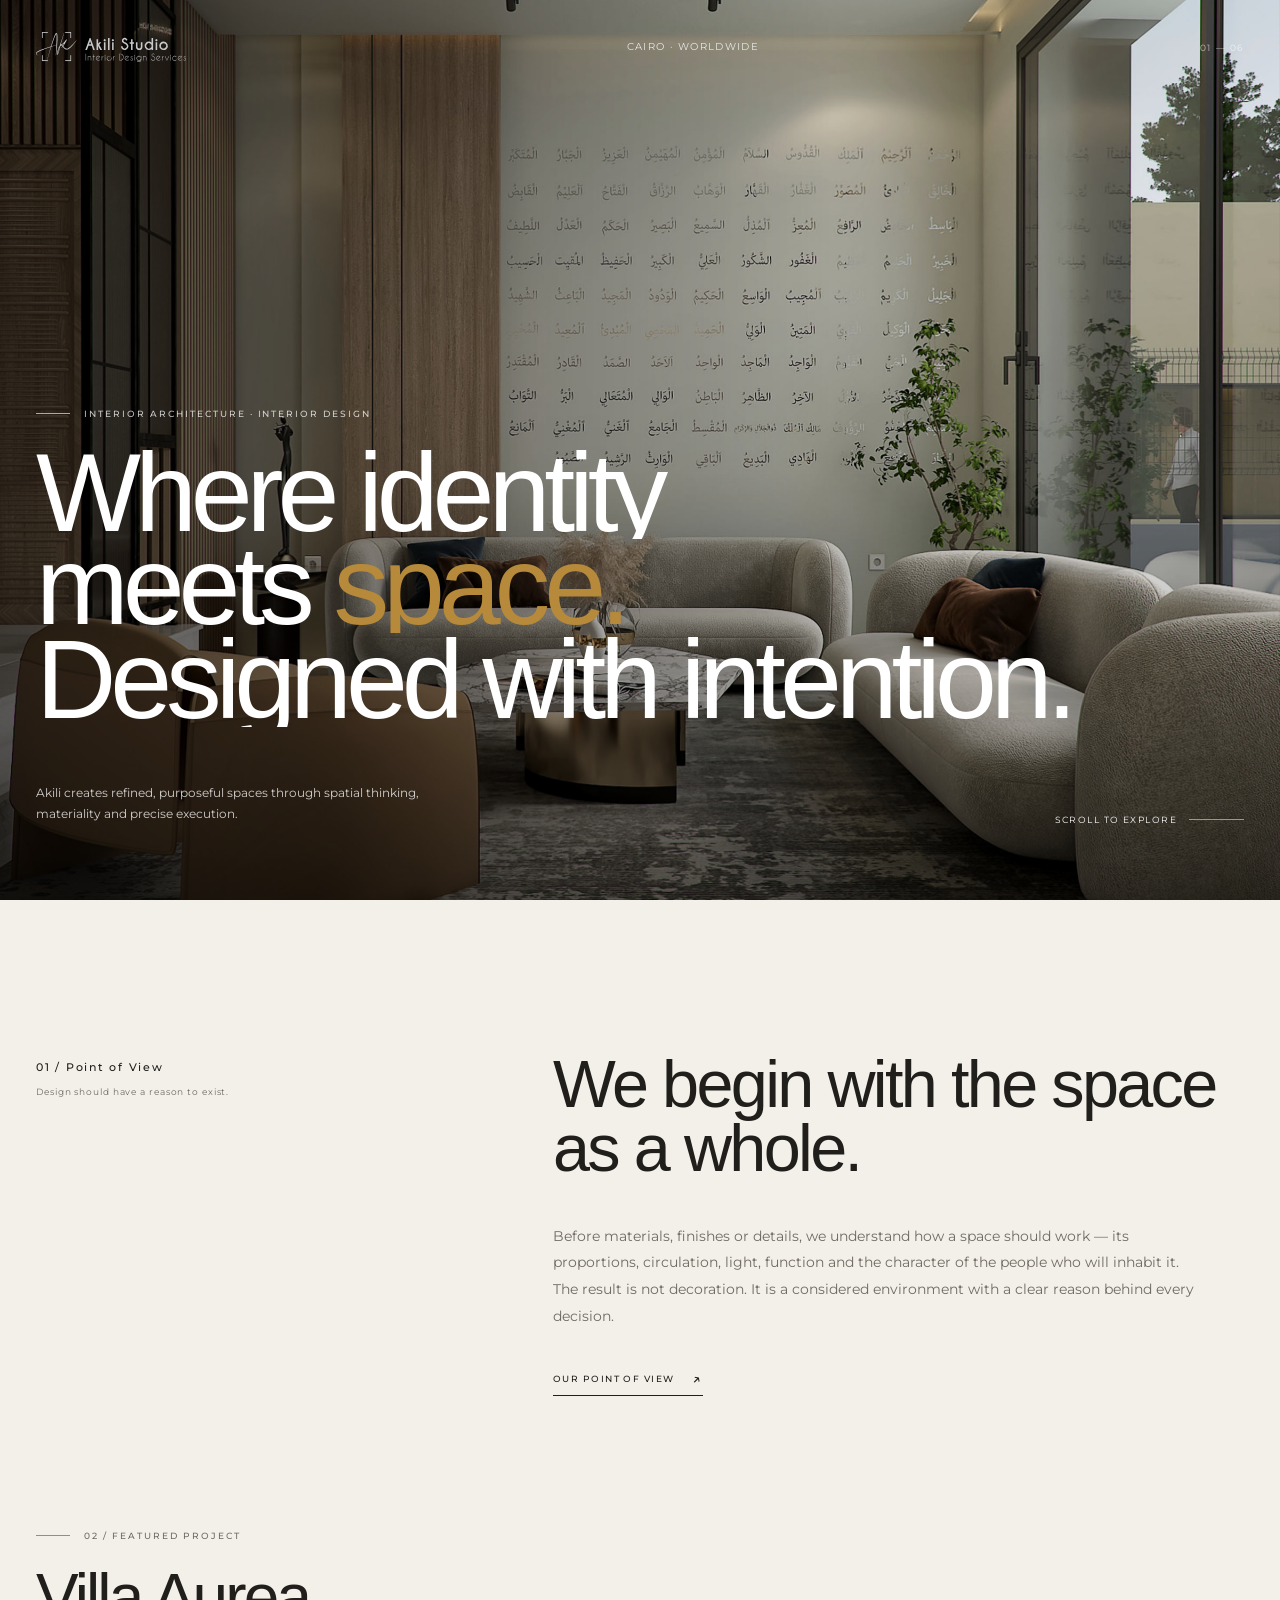
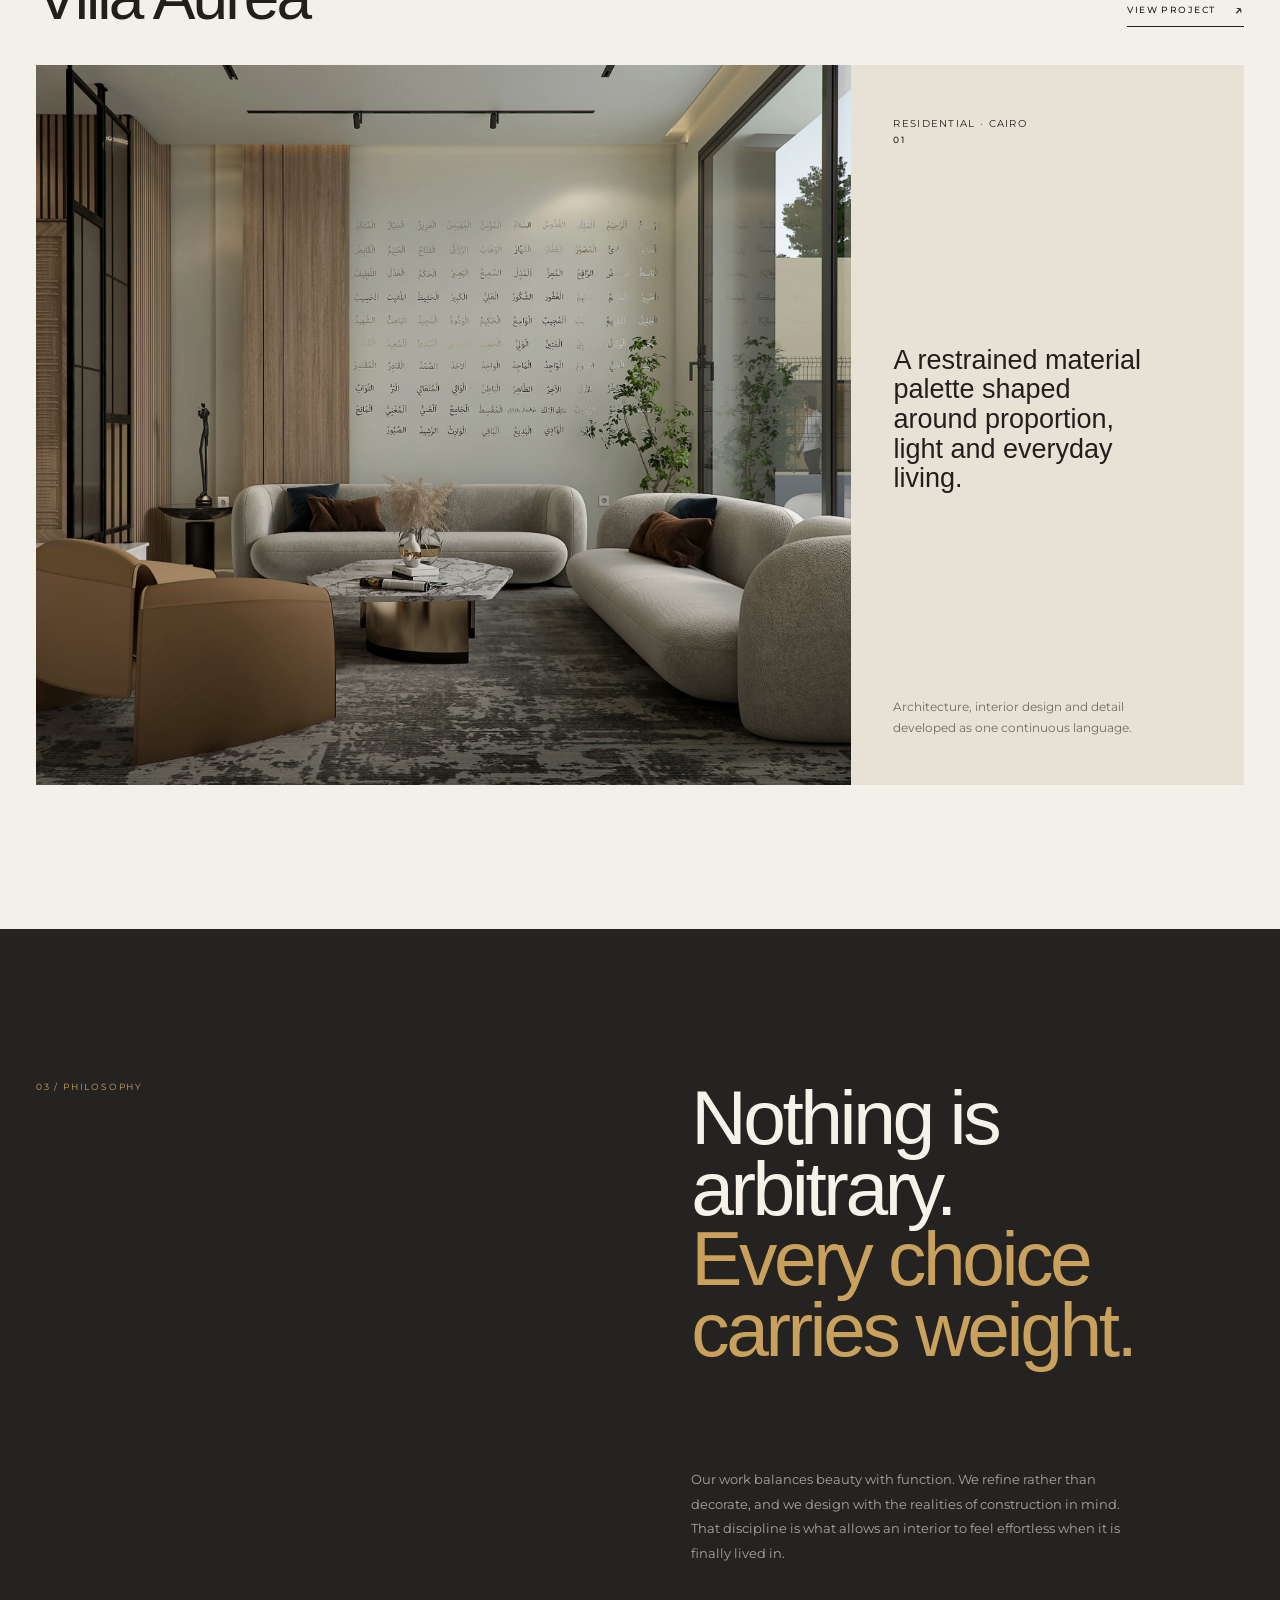
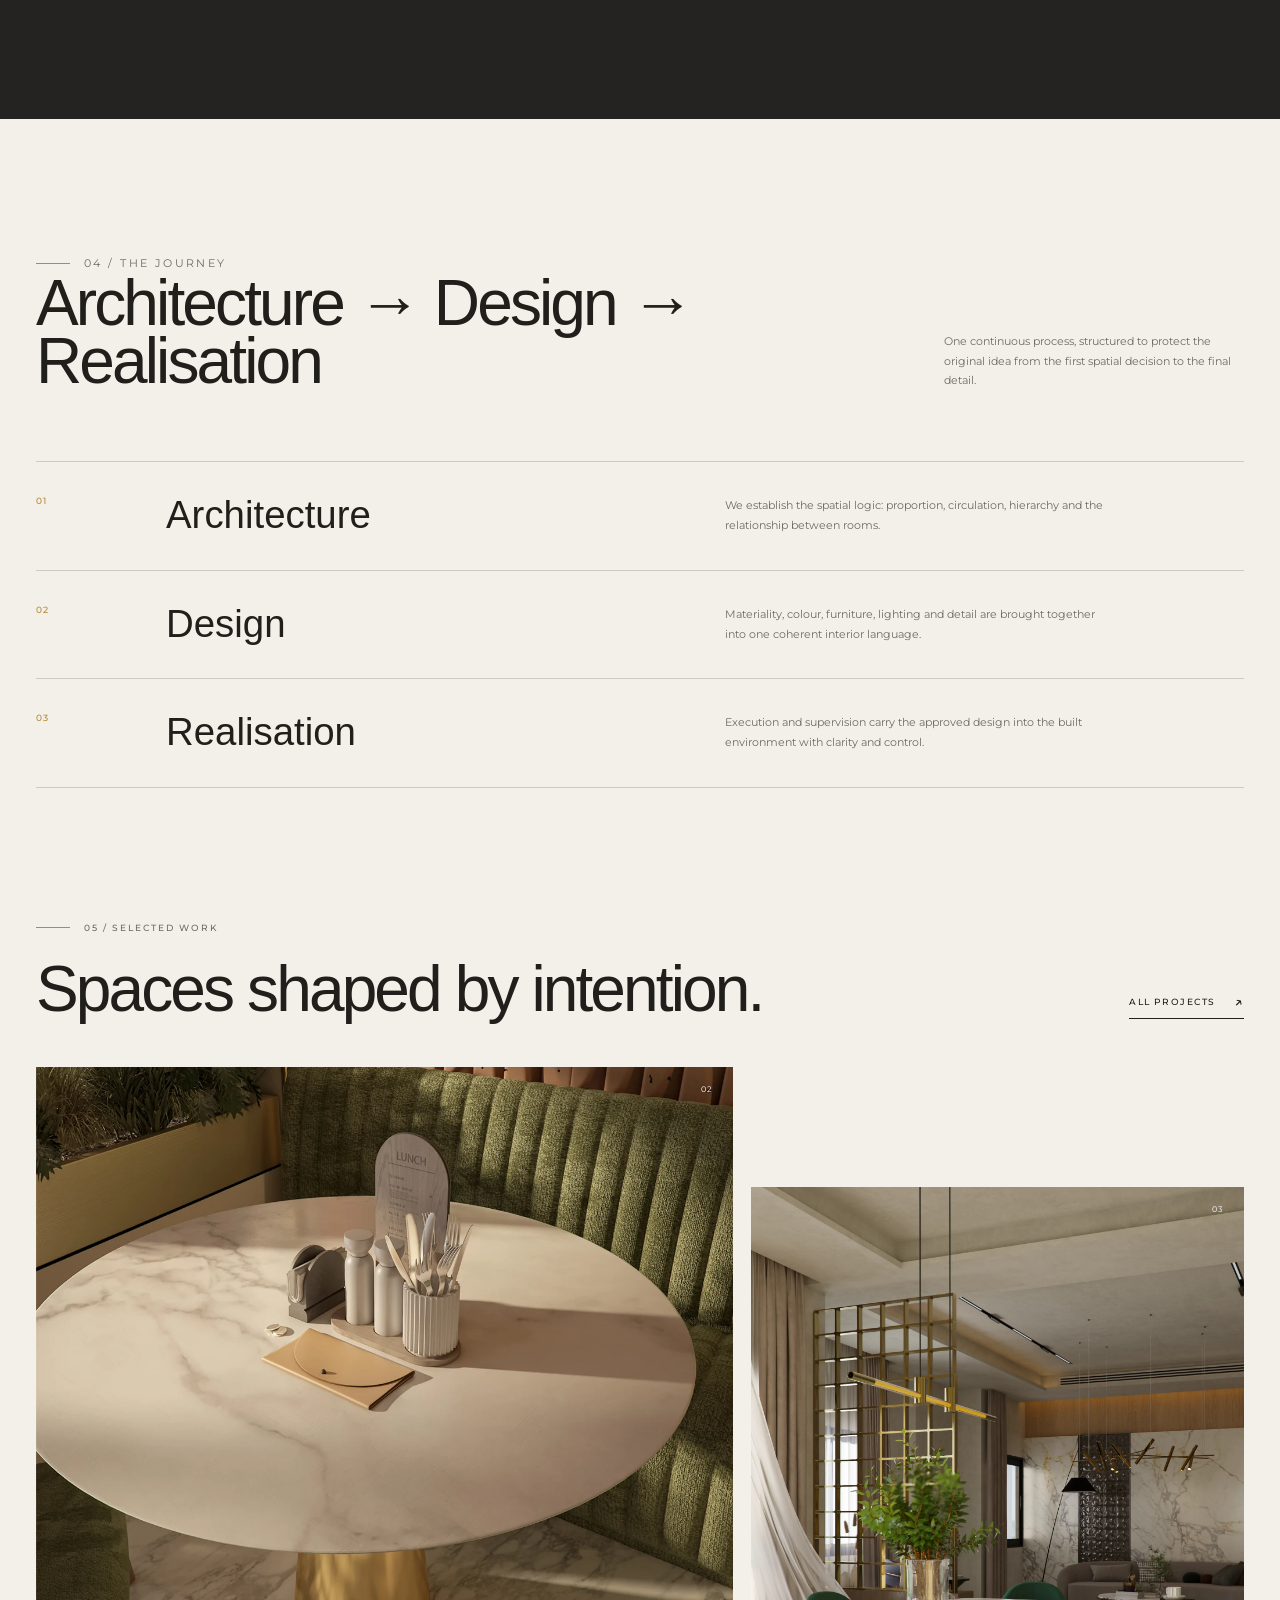
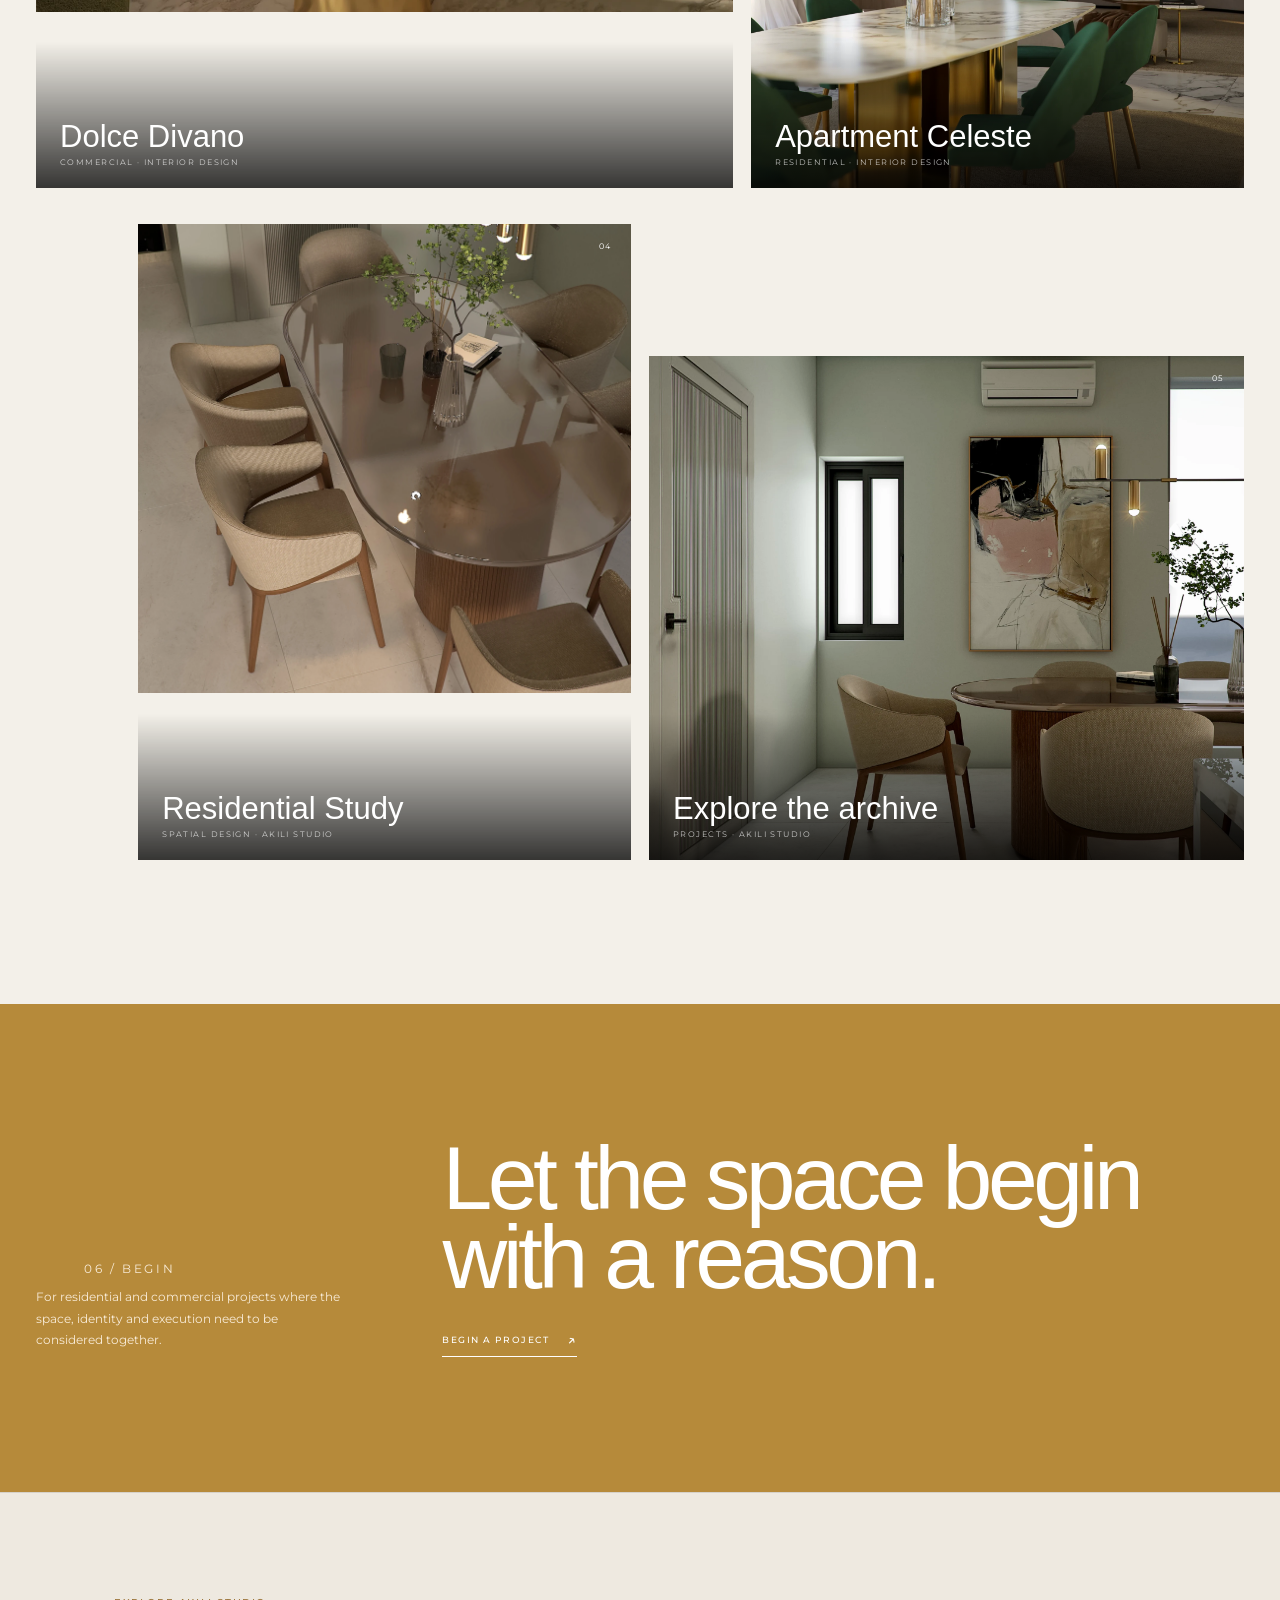
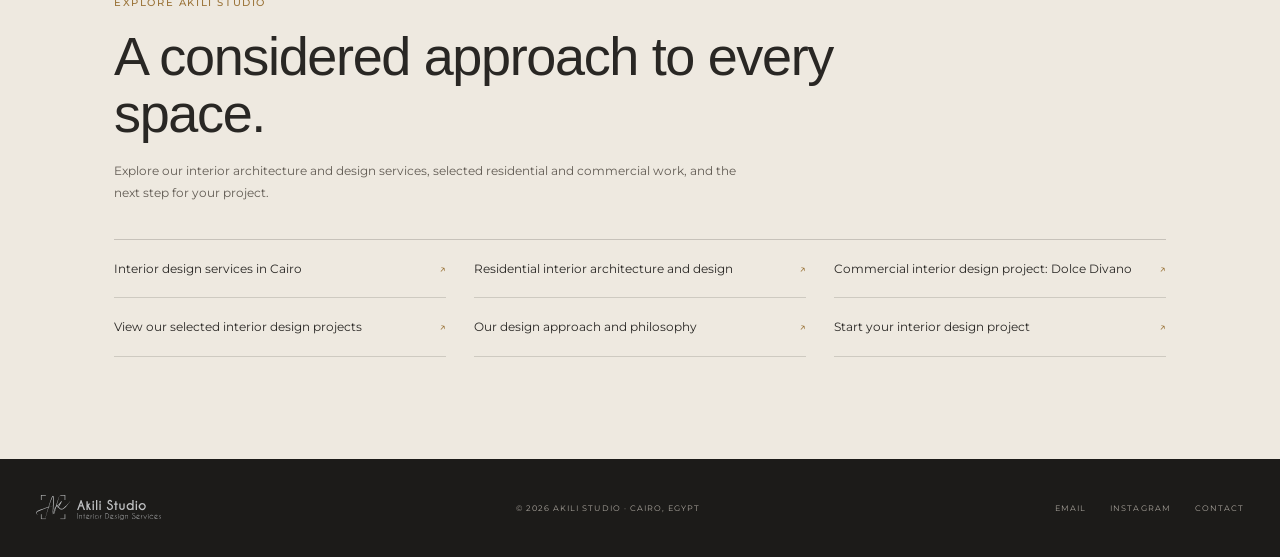
<file: index.html>
<!doctype html><html lang="en"><head><meta charset="utf-8"><meta name="viewport" content="width=device-width,initial-scale=1"><meta name="description" content="Akili Studio is a Cairo-based interior architecture and design studio creating timeless, personalised interiors through thoughtful planning, materiality and precise execution."><meta name="theme-color" content="#242321"><title>Akili Studio | Interior Architecture & Design</title><link rel="canonical" href="https://akilis.studio/"><link rel="preload" as="image" href="assets/hero-poster.jpg" fetchpriority="high"><link rel="icon" type="image/svg+xml" href="assets/favicon.svg"><link rel="stylesheet" href="styles.css"><link rel="stylesheet" href="typography.css?v=9"><link rel="stylesheet" href="v2-editorial.css?v=1"></head><body class="v2-home">
<header class="v2-hero"><div class="v2-hero-media"><img src="assets/hero-poster.jpg" alt="Akili Studio interior"></div><div class="v2-container v2-hero-header"><a class="v2-hero-mark" href="/" aria-label="Akili Studio home"><img src="assets/akili-logo.svg" alt="Akili Studio"></a><span class="v2-small">Cairo · Worldwide</span><span class="v2-hero-index">01 — 06</span></div><div class="v2-hero-content"><div class="v2-container"><p class="v2-kicker">Interior Architecture · Interior Design</p><h1 class="v2-display v2-hero-title"><span><i>Where identity</i></span><span><i>meets <em>space.</em></i></span><span><i>Designed with intention.</i></span></h1><div class="v2-hero-footer"><p>Akili creates refined, purposeful spaces through spatial thinking, materiality and precise execution.</p><div class="v2-scroll">Scroll to explore</div></div></div></div></header>
<section class="v2-intro"><div class="v2-container v2-intro-grid"><div class="v2-intro-stamp"><strong>01 / Point of View</strong><span>Design should have a reason to exist.</span></div><div class="v2-intro-copy"><h2>We begin with the space as a whole.</h2><p>Before materials, finishes or details, we understand how a space should work — its proportions, circulation, light, function and the character of the people who will inhabit it. The result is not decoration. It is a considered environment with a clear reason behind every decision.</p><a class="v2-link" href="about.html">Our point of view</a></div></div></section>
<section class="v2-feature"><div class="v2-container"><div class="v2-feature-head"><div><p class="v2-kicker">02 / Featured Project</p><h2>Villa Aurea</h2></div><a class="v2-link" href="villa-aurea.html">View project</a></div><a class="v2-feature-frame" href="villa-aurea.html"><div class="v2-feature-main"><img src="assets/villa-aurea/hero-poster.webp" alt="Villa Aurea interior"></div><div class="v2-feature-side"><div><span class="v2-small">Residential · Cairo</span><span class="v2-feature-number">01</span></div><h4>A restrained material palette shaped around proportion, light and everyday living.</h4><p>Architecture, interior design and detail developed as one continuous language.</p></div></a></div></section>
<section class="v2-manifesto"><div class="v2-container v2-manifesto-grid"><span class="v2-manifesto-label">03 / Philosophy</span><h2>Nothing is arbitrary.<br><em>Every choice carries weight.</em></h2><p>Our work balances beauty with function. We refine rather than decorate, and we design with the realities of construction in mind. That discipline is what allows an interior to feel effortless when it is finally lived in.</p></div></section>
<section class="v2-process"><div class="v2-container"><div class="v2-process-head"><div><p class="v2-kicker">04 / The Journey</p><h2>Architecture → Design → Realisation</h2></div><p>One continuous process, structured to protect the original idea from the first spatial decision to the final detail.</p></div><div class="v2-process-list"><div class="v2-process-item"><span class="num">01</span><h3>Architecture</h3><p>We establish the spatial logic: proportion, circulation, hierarchy and the relationship between rooms.</p></div><div class="v2-process-item"><span class="num">02</span><h3>Design</h3><p>Materiality, colour, furniture, lighting and detail are brought together into one coherent interior language.</p></div><div class="v2-process-item"><span class="num">03</span><h3>Realisation</h3><p>Execution and supervision carry the approved design into the built environment with clarity and control.</p></div></div></div></section>
<section class="v2-work"><div class="v2-container"><div class="v2-work-head"><div><p class="v2-kicker">05 / Selected Work</p><h2>Spaces shaped by intention.</h2></div><a class="v2-link" href="projects.html">All projects</a></div><div class="v2-work-grid"><a class="v2-work-card" href="dolce-divano.html"><div class="v2-work-media"><img src="assets/dolce-divano/dolce-divano-03.webp" alt="Dolce Divano interior"></div><span class="v2-work-index">02</span><div class="v2-work-overlay"><h3>Dolce Divano</h3><p>Commercial · Interior Design</p></div></a><a class="v2-work-card" href="apartment-celeste.html"><div class="v2-work-media"><img src="assets/apartment-celeste/Apartment-Celeste-01.webp" alt="Apartment Celeste interior"></div><span class="v2-work-index">03</span><div class="v2-work-overlay"><h3>Apartment Celeste</h3><p>Residential · Interior Design</p></div></a><a class="v2-work-card" href="projects.html"><div class="v2-work-media"><img src="assets/villa-aurea/villa-aurea-04.webp" alt="Akili Studio residential interior"></div><span class="v2-work-index">04</span><div class="v2-work-overlay"><h3>Residential Study</h3><p>Spatial Design · Akili Studio</p></div></a><a class="v2-work-card" href="projects.html"><div class="v2-work-media"><img src="assets/villa-aurea/villa-aurea-05.webp" alt="Akili Studio project detail"></div><span class="v2-work-index">05</span><div class="v2-work-overlay"><h3>Explore the archive</h3><p>Projects · Akili Studio</p></div></a></div></div></section>
<section class="v2-closing"><div class="v2-container v2-closing-inner"><div><p class="v2-kicker">06 / Begin</p><p>For residential and commercial projects where the space, identity and execution need to be considered together.</p></div><div><h2>Let the space begin with a reason.</h2><a class="v2-link" href="application.html">Begin a project</a></div></div></section>
<section class="internal-link-hub" aria-labelledby="internal-links-title"><div class="container"><p class="link-hub-eyebrow">Explore Akili Studio</p><h2 id="internal-links-title">A considered approach to every space.</h2><p class="link-hub-intro">Explore our interior architecture and design services, selected residential and commercial work, and the next step for your project.</p><nav class="link-hub-list" aria-label="Explore Akili Studio pages"><a href="services.html">Interior design services in Cairo <span aria-hidden="true">↗</span></a><a href="services.html">Residential interior architecture and design <span aria-hidden="true">↗</span></a><a href="dolce-divano.html">Commercial interior design project: Dolce Divano <span aria-hidden="true">↗</span></a><a href="projects.html">View our selected interior design projects <span aria-hidden="true">↗</span></a><a href="about.html">Our design approach and philosophy <span aria-hidden="true">↗</span></a><a href="contact.html">Start your interior design project <span aria-hidden="true">↗</span></a></nav></div></section>
<footer class="v2-footer"><div class="v2-container v2-footer-inner"><a href="/"><img src="assets/akili-logo.svg" alt="Akili Studio"></a><p>© 2026 Akili Studio · Cairo, Egypt</p><div class="v2-footer-links"><a href="mailto:akilis.studios@gmail.com">Email</a><a href="https://www.instagram.com/akili.studios/">Instagram</a><a href="contact.html">Contact</a></div></div></footer><script defer src="site.js?v=10"></script></body></html>
</file>
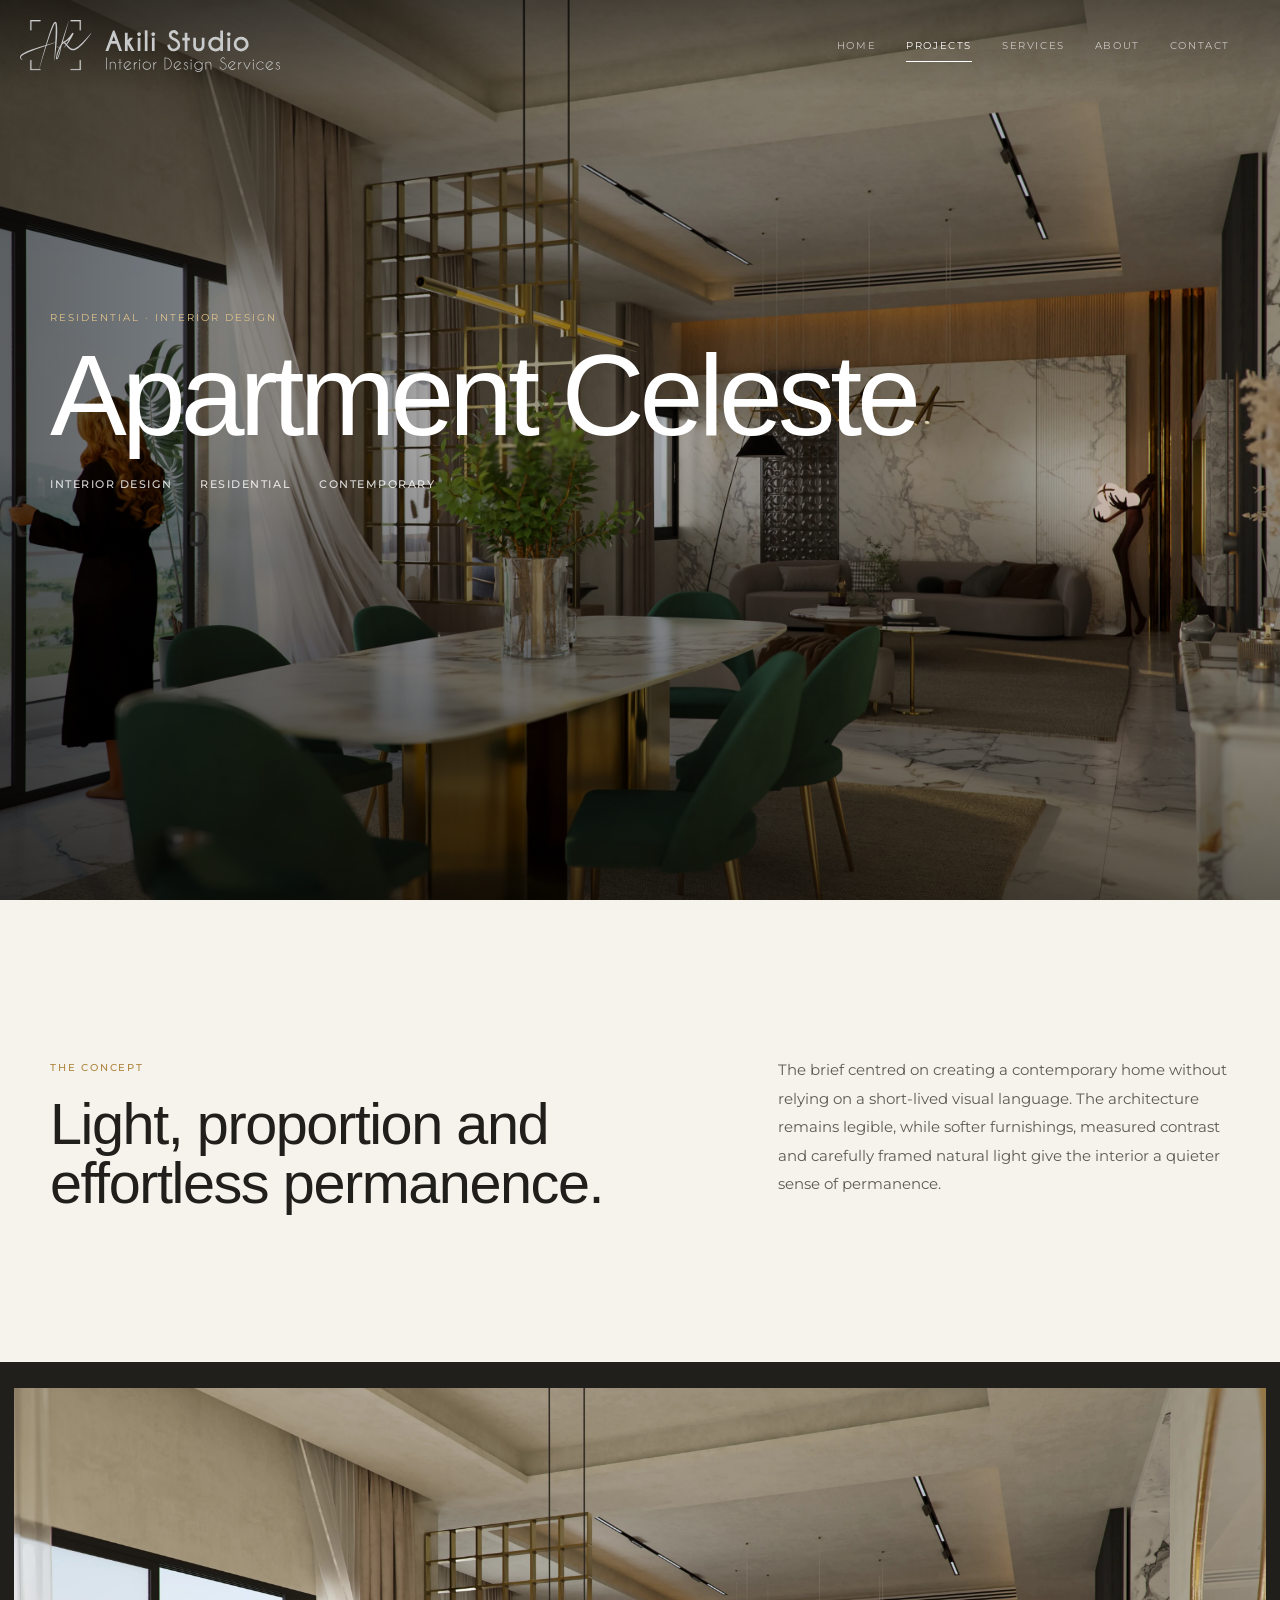
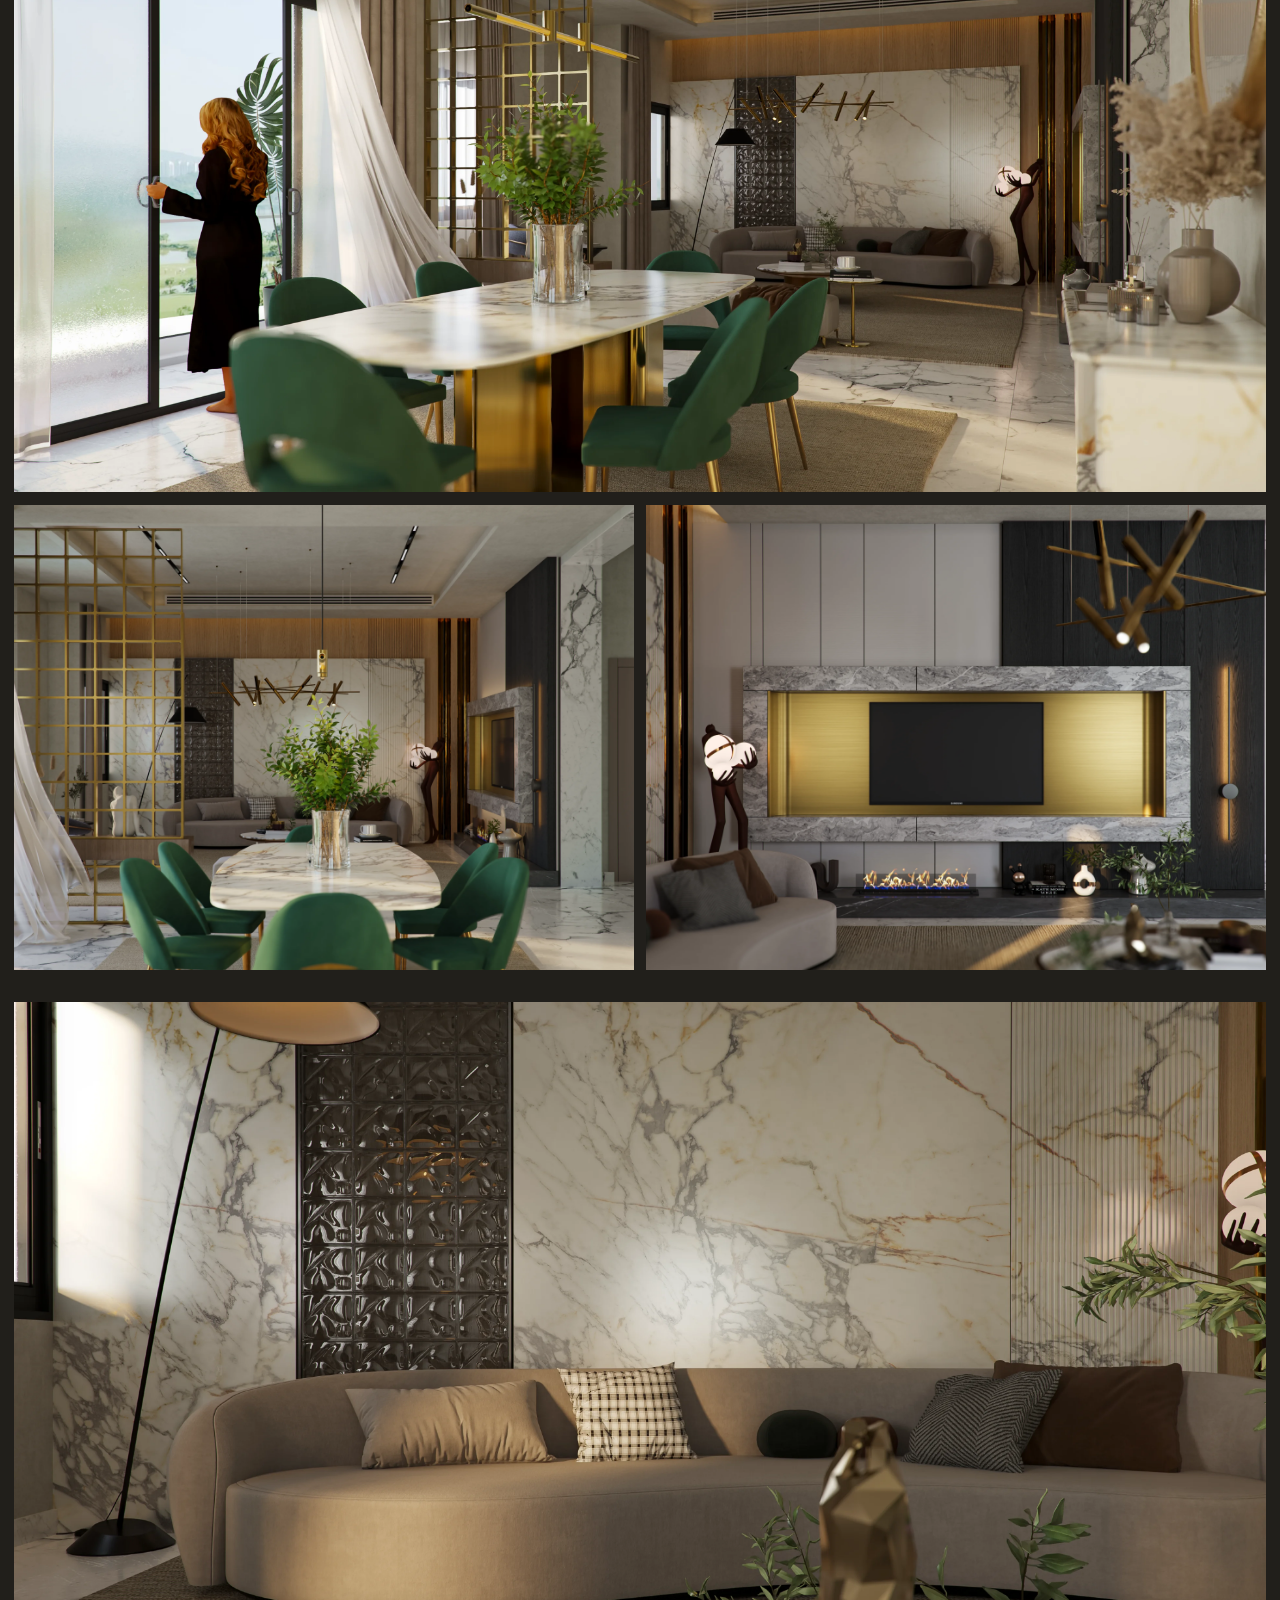
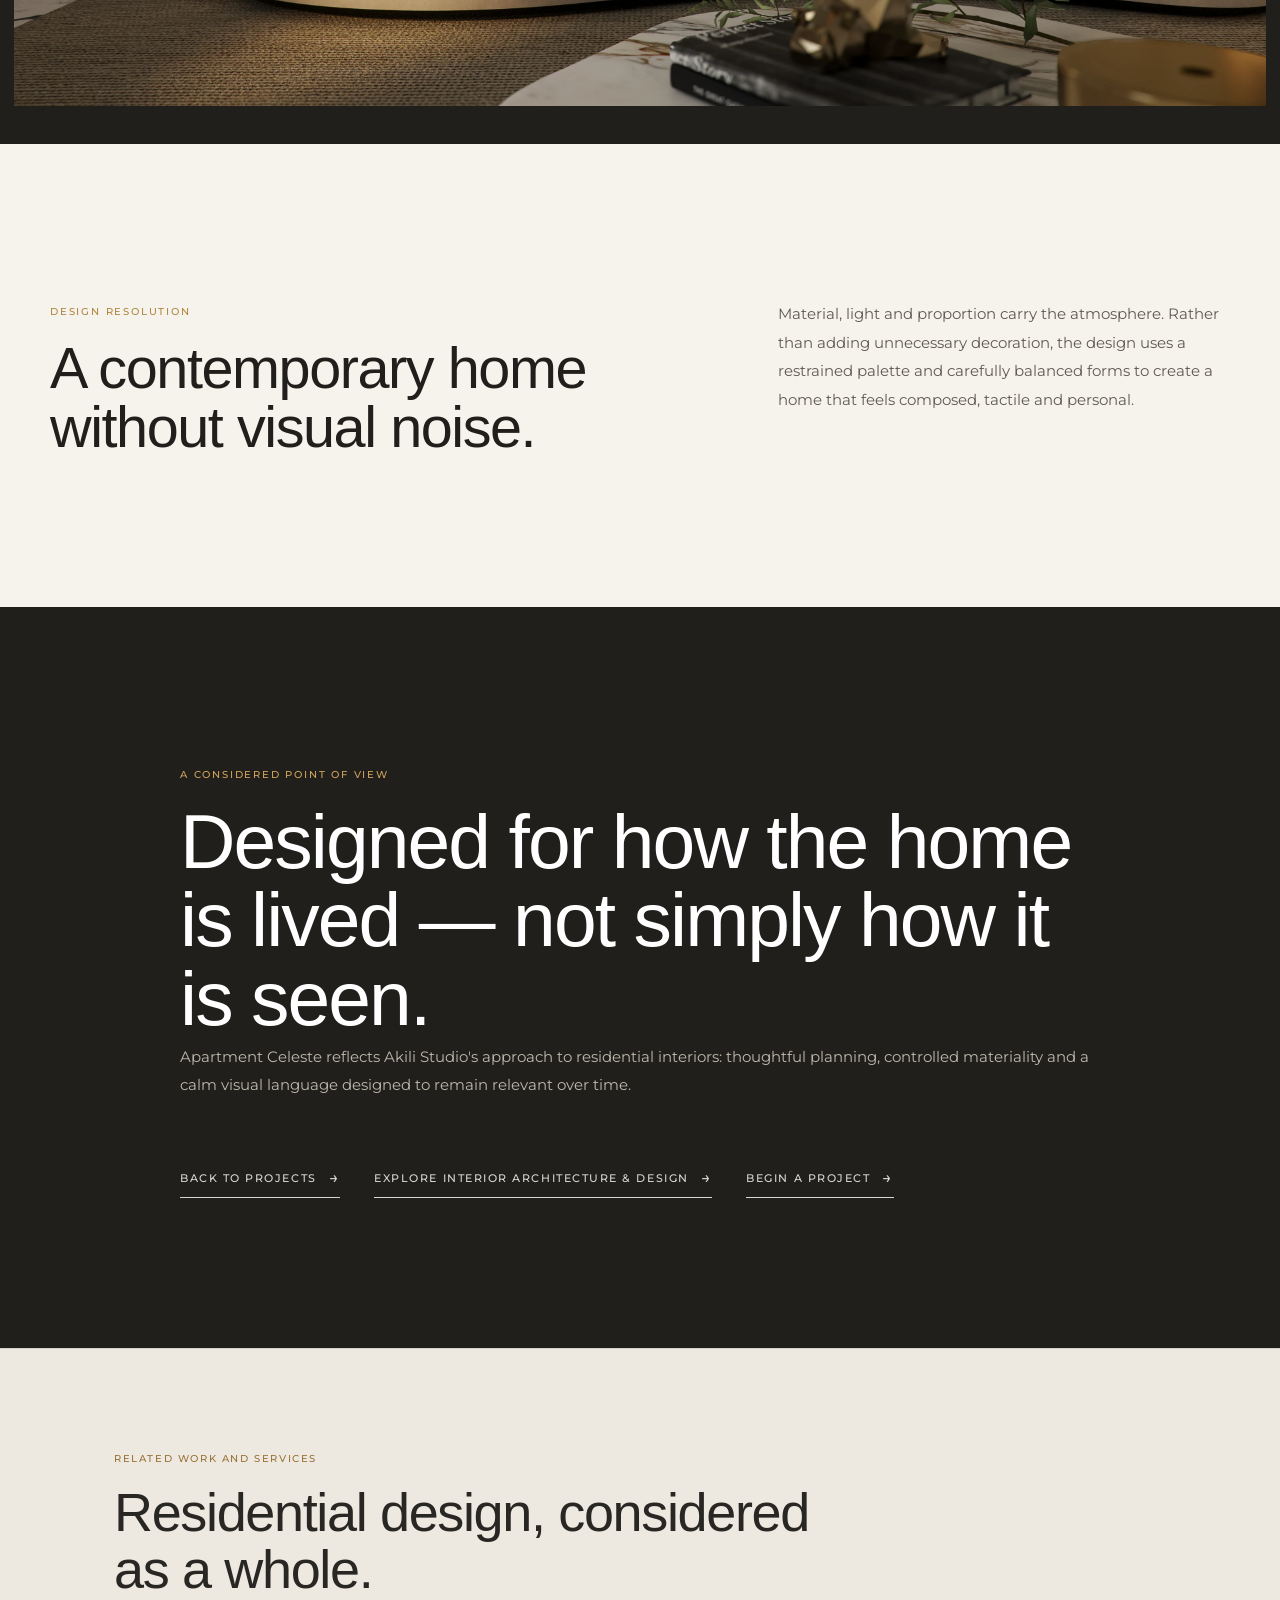
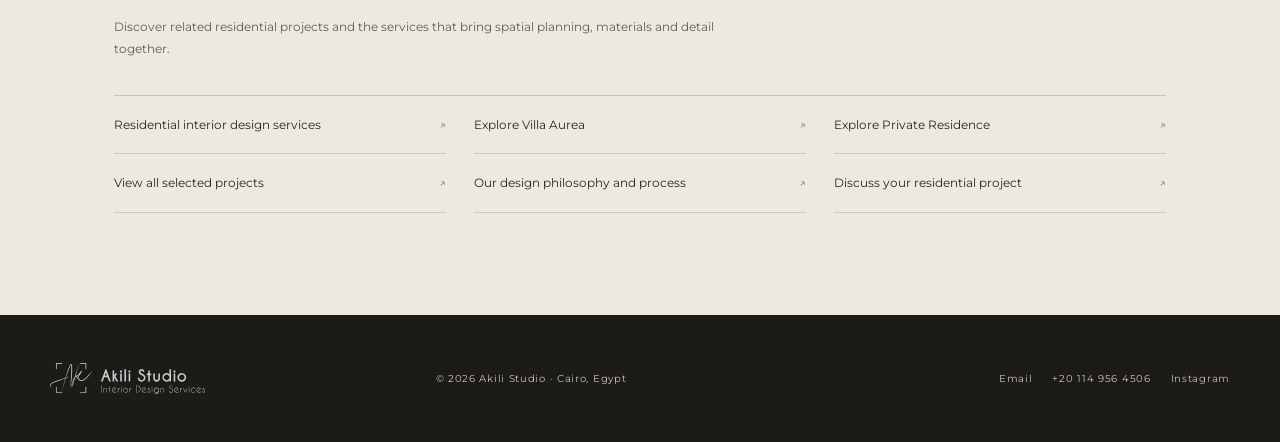
<file: apartment-celeste.html>
<!doctype html><html lang="en"><head><meta charset="utf-8"><meta name="viewport" content="width=device-width,initial-scale=1"><meta name="description" content="Apartment Celeste is a contemporary residential interior design project by Akili Studio, shaped by light, proportion and a calm material language."><title>Apartment Celeste | Residential Interior Design | Akili Studio</title><link rel="canonical" href="https://akilis.studio/apartment-celeste.html"><meta property="og:type" content="article"><meta property="og:site_name" content="Akili Studio"><meta property="og:title" content="Apartment Celeste | Residential Interior Design | Akili Studio"><meta property="og:description" content="Apartment Celeste is a contemporary residential interior design project by Akili Studio, shaped by light, proportion and a calm material language."><meta property="og:url" content="https://akilis.studio/apartment-celeste.html"><meta property="og:image" content="https://akilis.studio/assets/apartment-celeste/Apartment-Celeste-01.webp"><meta name="twitter:card" content="summary_large_image"><meta name="twitter:title" content="Apartment Celeste | Residential Interior Design | Akili Studio"><meta name="twitter:description" content="Apartment Celeste is a contemporary residential interior design project by Akili Studio, shaped by light, proportion and a calm material language."><meta name="twitter:image" content="https://akilis.studio/assets/apartment-celeste/Apartment-Celeste-01.webp"><link rel="preconnect" href="https://fonts.googleapis.com"><link rel="preconnect" href="https://fonts.gstatic.com" crossorigin><link rel="stylesheet" href="https://fonts.googleapis.com/css2?family=Montserrat:wght@400;500&display=swap"><link rel="stylesheet" href="https://fonts.bunny.net/css?family=Caviar+Dreams:400,700&display=swap"><link rel="icon" type="image/x-portable-pixmap" href="/assets/favicon.ppm"><link rel="icon" type="image/svg+xml" href="/assets/favicon.svg"><link rel="stylesheet" href="styles.css"><link rel="stylesheet" href="typography.css"><link rel="stylesheet" href="apartment-celeste.css"><script type="application/ld+json">{"@context":"https://schema.org","@type":"CreativeWork","name":"Apartment Celeste","url":"https://akilis.studio/apartment-celeste.html","image":"https://akilis.studio/assets/apartment-celeste/Apartment-Celeste-01.webp","description":"Apartment Celeste is a contemporary residential interior design project by Akili Studio, shaped by light, proportion and a calm material language.","creator":{"@type":"Organization","name":"Akili Studio","url":"https://akilis.studio/"},"about":{"@type":"Service","name":"Interior Architecture & Design","url":"https://akilis.studio/services"}}</script><script type="application/ld+json">{"@context":"https://schema.org","@type":"BreadcrumbList","itemListElement":[{"@type":"ListItem","position":1,"name":"Home","item":"https://akilis.studio/"},{"@type":"ListItem","position":2,"name":"Projects","item":"https://akilis.studio/projects"},{"@type":"ListItem","position":3,"name":"Apartment Celeste","item":"https://akilis.studio/apartment-celeste.html"}]}</script></head><body><header class="site-header is-overlay"><div class="container nav"><a class="brand-logo" href="/" aria-label="Akili Studio home"><img src="assets/akili-logo.svg" alt="Akili Studio"></a><button class="menu-toggle" aria-expanded="false" aria-controls="primary-nav">Menu</button><nav id="primary-nav" class="nav-links"><a href="/">Home</a><a class="active" href="/projects">Projects</a><a href="/services">Services</a><a href="/about">About</a><a href="/contact">Contact</a></nav></div></header><main><section class="celeste-hero"><video id="celesteHeroVideo" muted loop autoplay playsinline preload="metadata" poster="assets/apartment-celeste/Apartment-Celeste-01.webp" aria-label="Apartment Celeste interior"><source src="https://raw.githubusercontent.com/khalidakili96-ops/akili-studio.github.io/akili-motion-v2/assets/apartment-celeste/Apartment-Celeste-HERO.mp4" type="video/mp4"></video><div class="celeste-hero-overlay"></div><div class="container celeste-hero-content"><p class="eyebrow">Residential · Interior Design</p><h1>Apartment Celeste</h1><div class="celeste-meta"><span>Interior Design</span><span>Residential</span><span>Contemporary</span></div></div></section><section class="celeste-intro"><div class="container celeste-grid"><div><p class="celeste-label">The Concept</p><h2>Light, proportion and effortless permanence.</h2></div><p class="lead">The brief centred on creating a contemporary home without relying on a short-lived visual language. The architecture remains legible, while softer furnishings, measured contrast and carefully framed natural light give the interior a quieter sense of permanence.</p></div></section><section class="celeste-gallery"><div class="container"><img class="celeste-wide" src="assets/apartment-celeste/Apartment-Celeste-01.webp" alt="Apartment Celeste contemporary living interior" loading="eager" decoding="async" fetchpriority="high"><div class="celeste-gallery-grid"><img src="assets/apartment-celeste/Apartment-Celeste-02.webp" alt="Apartment Celeste interior detail" loading="lazy" decoding="async"><img src="assets/apartment-celeste/Apartment-Celeste-03.webp" alt="Apartment Celeste living space" loading="lazy" decoding="async"></div><img class="celeste-wide celeste-last-image" src="assets/apartment-celeste/Apartment-Celeste-04.webp" alt="Apartment Celeste refined interior composition" loading="lazy" decoding="async"></div></section><section class="celeste-section"><div class="container celeste-grid"><div><p class="celeste-label">Design Resolution</p><h2>A contemporary home without visual noise.</h2></div><p class="lead">Material, light and proportion carry the atmosphere. Rather than adding unnecessary decoration, the design uses a restrained palette and carefully balanced forms to create a home that feels composed, tactile and personal.</p></div></section><section class="celeste-section celeste-dark"><div class="container celeste-closing"><p class="celeste-label">A considered point of view</p><h2>Designed for how the home is lived — not simply how it is seen.</h2><p class="lead">Apartment Celeste reflects Akili Studio's approach to residential interiors: thoughtful planning, controlled materiality and a calm visual language designed to remain relevant over time.</p><div class="project-next-links"><a href="/projects">Back to projects</a><a href="/services">Explore Interior Architecture &amp; Design</a><a href="application.html">Begin a project</a></div></div></section></main><section class="internal-link-hub" aria-labelledby="internal-links-title"><div class="container"><p class="link-hub-eyebrow">Related work and services</p><h2 id="internal-links-title">Residential design, considered as a whole.</h2><p class="link-hub-intro">Discover related residential projects and the services that bring spatial planning, materials and detail together.</p><nav class="link-hub-list" aria-label="Related residential projects and services"><a href="services.html">Residential interior design services <span aria-hidden="true">↗</span></a><a href="villa-aurea.html">Explore Villa Aurea <span aria-hidden="true">↗</span></a><a href="private-residence.html">Explore Private Residence <span aria-hidden="true">↗</span></a><a href="projects.html">View all selected projects <span aria-hidden="true">↗</span></a><a href="about.html">Our design philosophy and process <span aria-hidden="true">↗</span></a><a href="contact.html">Discuss your residential project <span aria-hidden="true">↗</span></a></nav></div></section>
<footer><div class="container footer-inner"><a class="brand-logo" href="/" aria-label="Akili Studio home"><img src="assets/akili-logo.svg" alt="Akili Studio"></a><p>© 2026 Akili Studio · Cairo, Egypt</p><div class="footer-contacts"><a href="mailto:akilis.studios@gmail.com">Email</a><a href="tel:+201149564506">+20 114 956 4506</a><a href="https://www.instagram.com/akili.studios/" aria-label="Akili Studio on Instagram" rel="me">Instagram</a></div></div></footer><script defer src="site.js?v=10"></script></body></html>
</file>
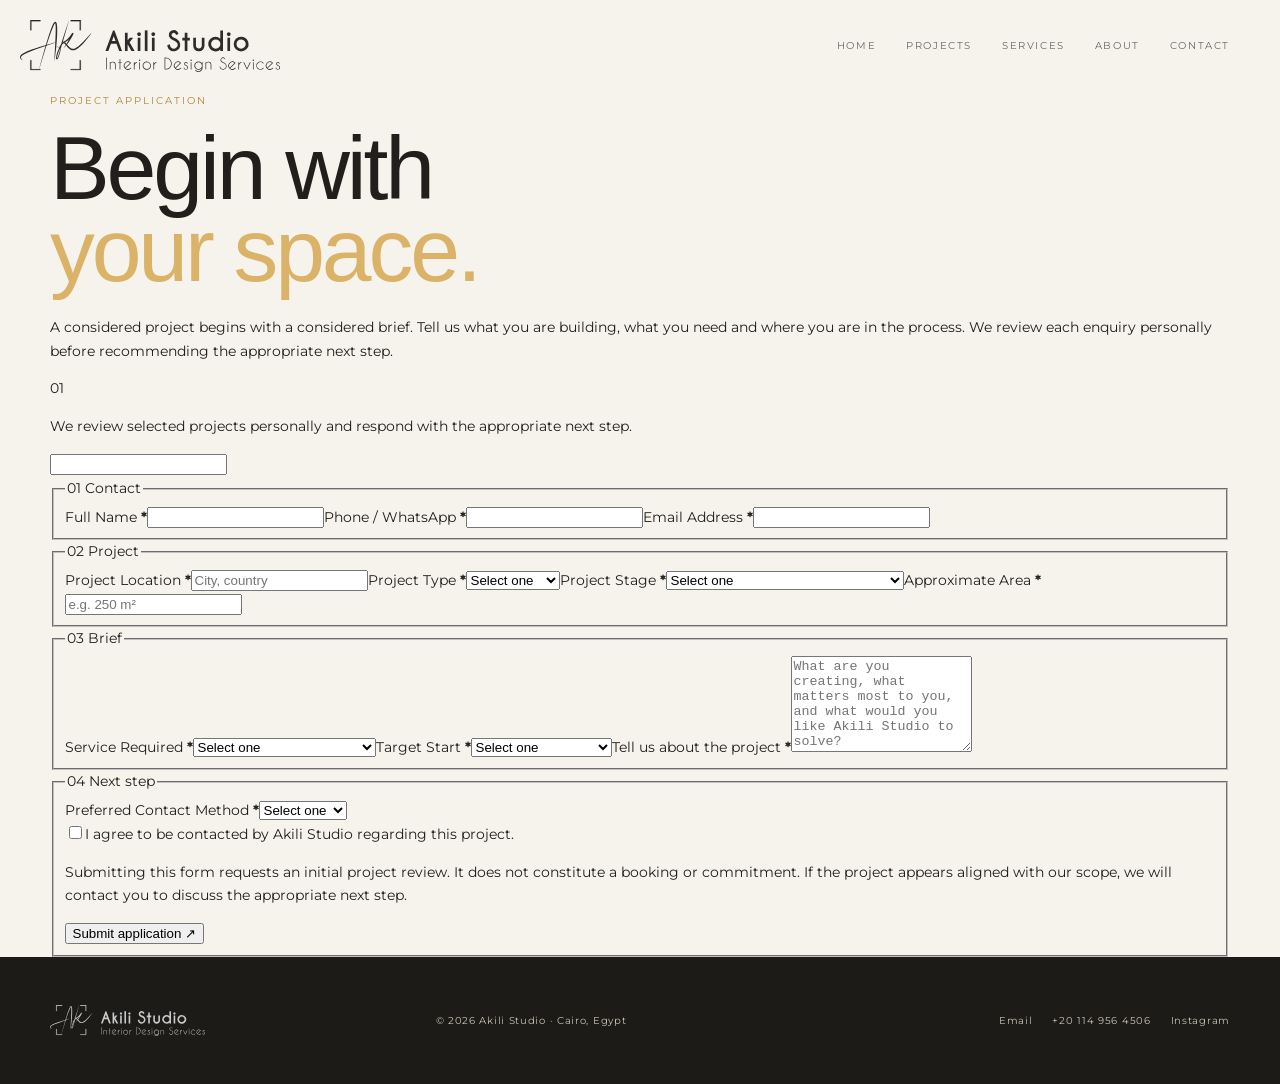
<file: application.html>
<!doctype html>
<html lang="en">
<head>
<meta charset="utf-8"><meta name="viewport" content="width=device-width,initial-scale=1">
<meta name="description" content="Tell Akili Studio about your project, requirements and timeline. We review selected projects and respond with the appropriate next step.">
<meta name="theme-color" content="#292724"><meta name="robots" content="noindex,follow"><title>Begin a Project | Akili Studio</title><link rel="canonical" href="https://akilis.studio/application.html"><meta property="og:type" content="website"><meta property="og:site_name" content="Akili Studio"><meta property="og:title" content="Project Application | Akili Studio"><meta property="og:description" content="Tell Akili Studio about your project and find the right design service for your needs."><meta property="og:url" content="https://akilis.studio/application.html"><meta property="og:image" content="https://akilis.studio/assets/hero-poster.jpg"><meta name="twitter:card" content="summary_large_image"><meta name="twitter:title" content="Project Application | Akili Studio"><meta name="twitter:description" content="Tell Akili Studio about your project and find the right design service for your needs."><meta name="twitter:image" content="https://akilis.studio/assets/hero-poster.jpg">
<link rel="preconnect" href="https://fonts.googleapis.com"><link rel="preconnect" href="https://fonts.gstatic.com" crossorigin>
<link rel="stylesheet" href="https://fonts.googleapis.com/css2?family=Montserrat:wght@400;500&display=swap"><link rel="stylesheet" href="https://fonts.cdnfonts.com/css/caviar-dreams">
<link rel="icon" type="image/png" href="/assets/favicon.png">
<link rel="stylesheet" href="styles.css"><link rel="stylesheet" href="animations.css">
<style>.application-header{background:inherit}@media(max-width:760px){.site-header.application-header{background:inherit}}</style>
<style>
.application-success{display:none;margin-bottom:42px;padding:28px 0;border-top:1px solid var(--line);border-bottom:1px solid var(--line)}
.application-success.is-visible{display:block}
.application-success .eyebrow{color:var(--gold);margin-bottom:16px}
.application-success h2{font-size:clamp(32px,4vw,48px);margin:0 0 14px}
.application-success p{max-width:520px;margin:0;color:var(--muted);font:400 11px/1.8 var(--font-secondary)}
.application-form.is-complete{display:none}
@media(max-width:760px){.application-success{margin-bottom:30px;padding:24px 0}.application-success h2{font-size:36px}}
</style></head>
<body>
<header class="site-header application-header"><div class="container nav"><a class="brand-logo" href="index.html" aria-label="Akili Studio home"><img src="assets/akili-logo.svg" alt="Akili Studio — Interior Design Services"></a><button class="menu-toggle" aria-expanded="false" aria-controls="primary-nav">Menu</button><nav id="primary-nav" class="nav-links"><a href="index.html">Home</a><a href="projects.html">Projects</a><a href="services.html">Services</a><a href="about.html">About</a><a href="contact.html">Contact</a></nav></div></header>
<main><section class="application-page"><div class="container application-layout">
<aside class="application-sidebar"><p class="eyebrow gold">Project Application</p><h1>Begin with<br><em>your space.</em></h1><p class="application-lead">A considered project begins with a considered brief. Tell us what you are building, what you need and where you are in the process. We review each enquiry personally before recommending the appropriate next step.</p><div class="application-side-note"><span>01</span><p>We review selected projects personally and respond with the appropriate next step.</p></div></aside>
<div class="application-success" id="application-success" role="status" aria-live="polite"><p class="eyebrow">Application received</p><h2>Thank you. We have your brief.</h2><p>Your project has been submitted for review. If it appears aligned with our scope, Akili Studio will contact you using your preferred method to discuss the appropriate next step.</p></div><form class="application-form" action="https://formsubmit.co/akilis.studios@gmail.com" method="POST">
<input type="hidden" name="_subject" value="New Akili Studio Project Application"><input type="hidden" name="_template" value="table"><input type="hidden" name="_captcha" value="false"><input type="hidden" name="_next" value="https://akilis.studio/application.html?submitted=true"><input type="text" name="_honey" tabindex="-1" autocomplete="off" class="form-honeypot" aria-hidden="true">
<fieldset class="application-block"><legend><span>01</span> Contact</legend><div class="form-grid"><label>Full Name <b>*</b><input type="text" name="Full Name" autocomplete="name" required></label><label>Phone / WhatsApp <b>*</b><input type="tel" name="Phone / WhatsApp" autocomplete="tel" required></label><label class="full-width">Email Address <b>*</b><input type="email" name="Email Address" autocomplete="email" required></label></div></fieldset>
<fieldset class="application-block"><legend><span>02</span> Project</legend><div class="form-grid"><label>Project Location <b>*</b><input type="text" name="Project Location" placeholder="City, country" required></label><label>Project Type <b>*</b><select name="Project Type" required><option value="" selected disabled>Select one</option><option>Residential</option><option>Commercial</option><option>Hospitality</option><option>Retail</option><option>Other</option></select></label><label>Project Stage <b>*</b><select name="Project Stage" required><option value="" selected disabled>Select one</option><option>Early planning</option><option>Architecture / construction underway</option><option>Ready for interior design</option><option>Under construction</option><option>Existing space / renovation</option></select></label><label>Approximate Area <b>*</b><input type="text" name="Approximate Area" placeholder="e.g. 250 m²" required></label></div></fieldset>
<fieldset class="application-block"><legend><span>03</span> Brief</legend><div class="form-grid"><label>Service Required <b>*</b><select name="Service Required" required><option value="" selected disabled>Select one</option><option>Interior Design</option><option>Execution &amp; Supervision</option><option>Interior Design + Execution</option><option>Brand Identity</option><option>Not sure yet</option></select></label><label>Target Start <b>*</b><select name="Target Start" required><option value="" selected disabled>Select one</option><option>As soon as possible</option><option>Within 1–3 months</option><option>Within 3–6 months</option><option>6+ months</option><option>Still exploring</option></select></label><label class="full-width">Tell us about the project <b>*</b><textarea name="Project Description" rows="6" placeholder="What are you creating, what matters most to you, and what would you like Akili Studio to solve?" required></textarea></label></div></fieldset>
<fieldset class="application-block application-final"><legend><span>04</span> Next step</legend><div class="form-grid"><label>Preferred Contact Method <b>*</b><select name="Preferred Contact Method" required><option value="" selected disabled>Select one</option><option>WhatsApp</option><option>Phone Call</option><option>Email</option></select></label></div><label class="consent"><input type="checkbox" name="Consent" value="I agree to be contacted by Akili Studio regarding this project." required><span>I agree to be contacted by Akili Studio regarding this project.</span></label><div class="submit-row"><p>Submitting this form requests an initial project review. It does not constitute a booking or commitment. If the project appears aligned with our scope, we will contact you to discuss the appropriate next step.</p><button class="application-submit" type="submit">Submit application <span>↗</span></button></div></fieldset>
</form></div></section></main>
<footer><div class="container footer-inner"><a class="brand-logo" href="index.html" aria-label="Akili Studio home"><img src="assets/akili-logo.svg" alt="Akili Studio"></a><p>© 2026 Akili Studio · Cairo, Egypt</p><div class="footer-contacts"><a href="mailto:akilis.studios@gmail.com">Email</a><a href="tel:+201149564506">+20 114 956 4506</a><a href="https://www.instagram.com/akili.studios/" aria-label="Akili Studio on Instagram" rel="me">Instagram</a></div></div></footer>
<script src="site.js?v=8"></script><script>
(function(){
  var params=new URLSearchParams(window.location.search);
  if(params.get('submitted')==='true'){
    var form=document.querySelector('.application-form');
    var success=document.getElementById('application-success');
    if(form&&success){
      form.classList.add('is-complete');
      success.classList.add('is-visible');
      success.scrollIntoView({block:'start'});
      window.history.replaceState({},document.title,window.location.pathname);
    }
  }
})();
</script></body></html>
</file>
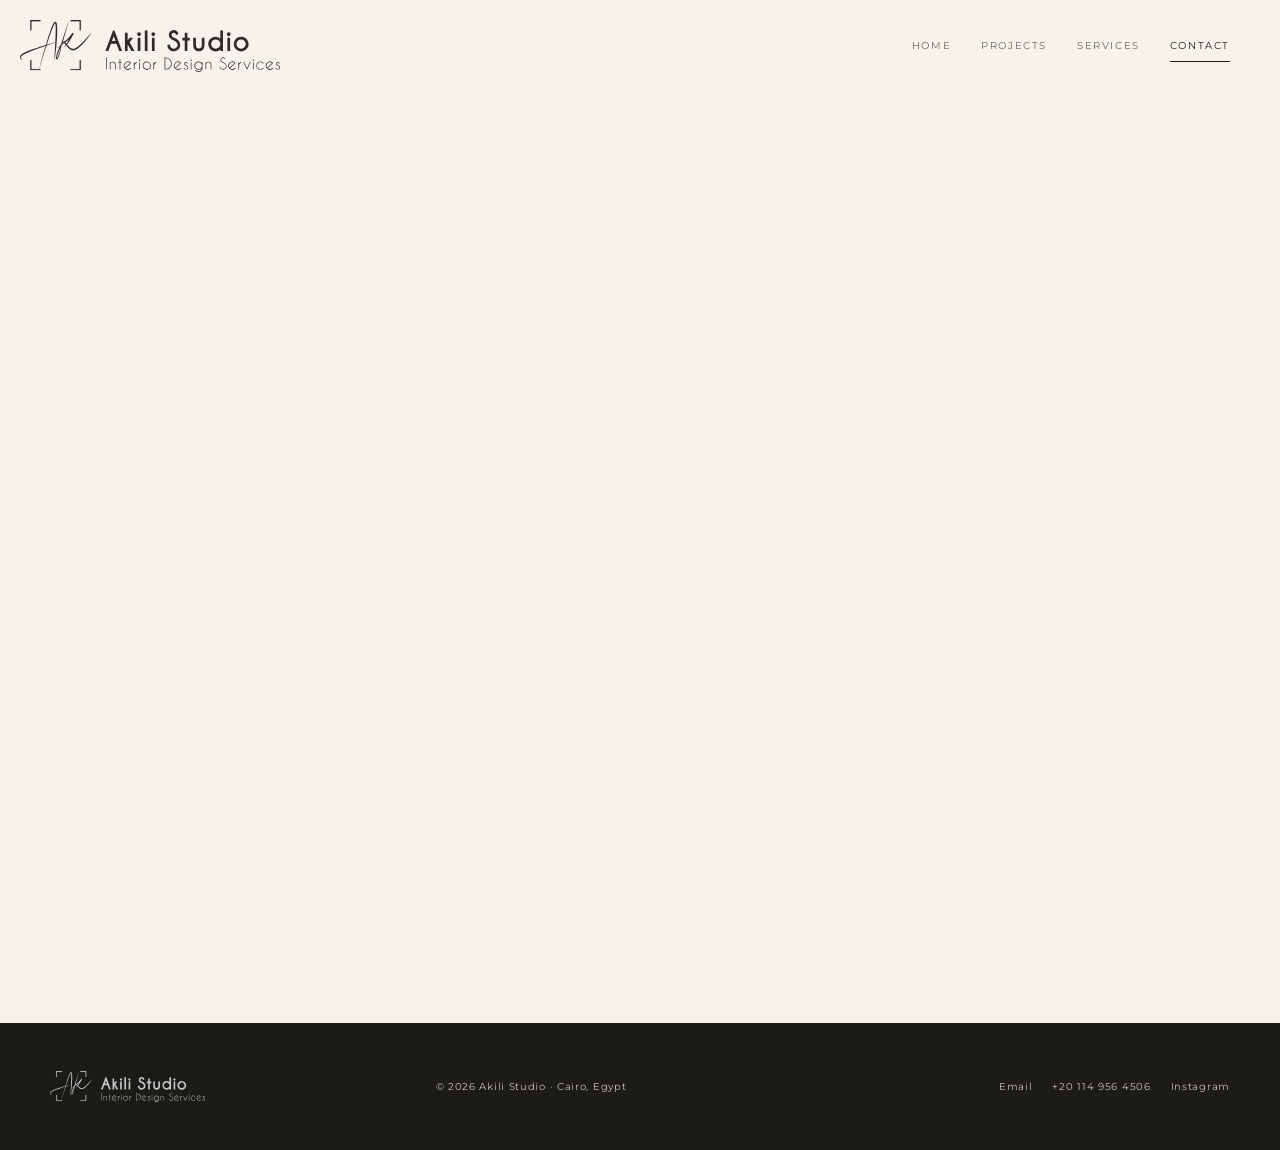
<file: contact.html>
<!doctype html><html lang="en"><head><meta charset="utf-8"><meta name="viewport" content="width=device-width,initial-scale=1"><meta name="description" content="Contact Akili Studio, a Cairo-based interior architecture and interior design studio, about your space, ambitions and project timeline."><title>Contact Akili Studio | Interior Architecture & Design</title><link rel="canonical" href="https://akilis.studio/contact"><meta property="og:type" content="website"><meta property="og:site_name" content="Akili Studio"><meta property="og:title" content="Contact Akili Studio | Interior Architecture & Design"><meta property="og:description" content="Contact Akili Studio, a Cairo-based interior architecture and interior design studio, about your space, ambitions and project timeline."><meta property="og:url" content="https://akilis.studio/contact"><meta property="og:image" content="https://akilis.studio/assets/hero-poster.jpg"><meta name="twitter:card" content="summary_large_image"><meta name="twitter:title" content="Contact Akili Studio | Interior Architecture & Design"><meta name="twitter:description" content="Contact Akili Studio, a Cairo-based interior architecture and interior design studio, about your space, ambitions and project timeline."><meta name="twitter:image" content="https://akilis.studio/assets/hero-poster.jpg"><link rel="preconnect" href="https://fonts.googleapis.com"><link rel="preconnect" href="https://fonts.gstatic.com" crossorigin><link rel="stylesheet" href="https://fonts.googleapis.com/css2?family=Montserrat:wght@400;500&display=swap"><link rel="stylesheet" href="https://fonts.cdnfonts.com/css/caviar-dreams"><link rel="icon" type="image/x-portable-pixmap" href="/assets/favicon.ppm">
<link rel="icon" type="image/svg+xml" href="/assets/favicon.svg">
<link rel="stylesheet" href="styles.css"><link rel="stylesheet" href="animations.css?v=5"><link rel="stylesheet" href="typography.css?v=5"><style>.contact-header{background:inherit}@media(max-width:760px){.site-header.contact-header{background:inherit}}</style></head><body><header class="site-header contact-header"><div class="container nav"><a class="brand-logo" href="/" aria-label="Akili Studio home"><img src="assets/akili-logo.svg" alt="Akili Studio"></a><button class="menu-toggle" aria-expanded="false" aria-controls="primary-nav">Menu</button><nav id="primary-nav" class="nav-links"><a href="/">Home</a><a href="projects">Projects</a><a href="services">Services</a><a class="active" href="contact">Contact</a></nav></div></header><main><section class="page-section"><div class="container contact-grid"><div class="reveal"><p class="eyebrow gold">Start a Conversation</p><h1>Let us hear about your space.</h1><p>Whether you are beginning with a blank plan or refining an existing home, we would love to understand your project, ambitions and timeline.</p><div class="contact-options"><a href="application.html">Tell us about your project <span>→</span></a><a href="https://wa.me/201149564506" target="_blank" rel="noopener">Message us on WhatsApp <span>→</span></a><a href="mailto:akilis.studios@gmail.com?subject=Akili%20Studio%20Consultation">Email akilis.studios@gmail.com <span>→</span></a><a href="tel:+201149564506">Call +20 114 956 4506 <span>→</span></a></div></div><aside class="contact-note reveal"><p class="eyebrow gold">What happens next</p><p>Complete the <a href="application.html">project application</a> with your location, project type, scale, scope and timing. We use this information to understand the brief and determine the most suitable service.</p><p>We will return with the right next step.</p></aside></div></section></main><footer><div class="container footer-inner"><a class="brand-logo" href="/" aria-label="Akili Studio home"><img src="assets/akili-logo.svg" alt="Akili Studio"></a><p>© 2026 Akili Studio · Cairo, Egypt</p><div class="footer-contacts"><a href="mailto:akilis.studios@gmail.com">Email</a><a href="tel:+201149564506">+20 114 956 4506</a><a href="https://www.instagram.com/akili.studios/" aria-label="Akili Studio on Instagram" rel="me">Instagram</a></div></div></footer><script defer src="site.js?v=8"></script></body></html>
</file>
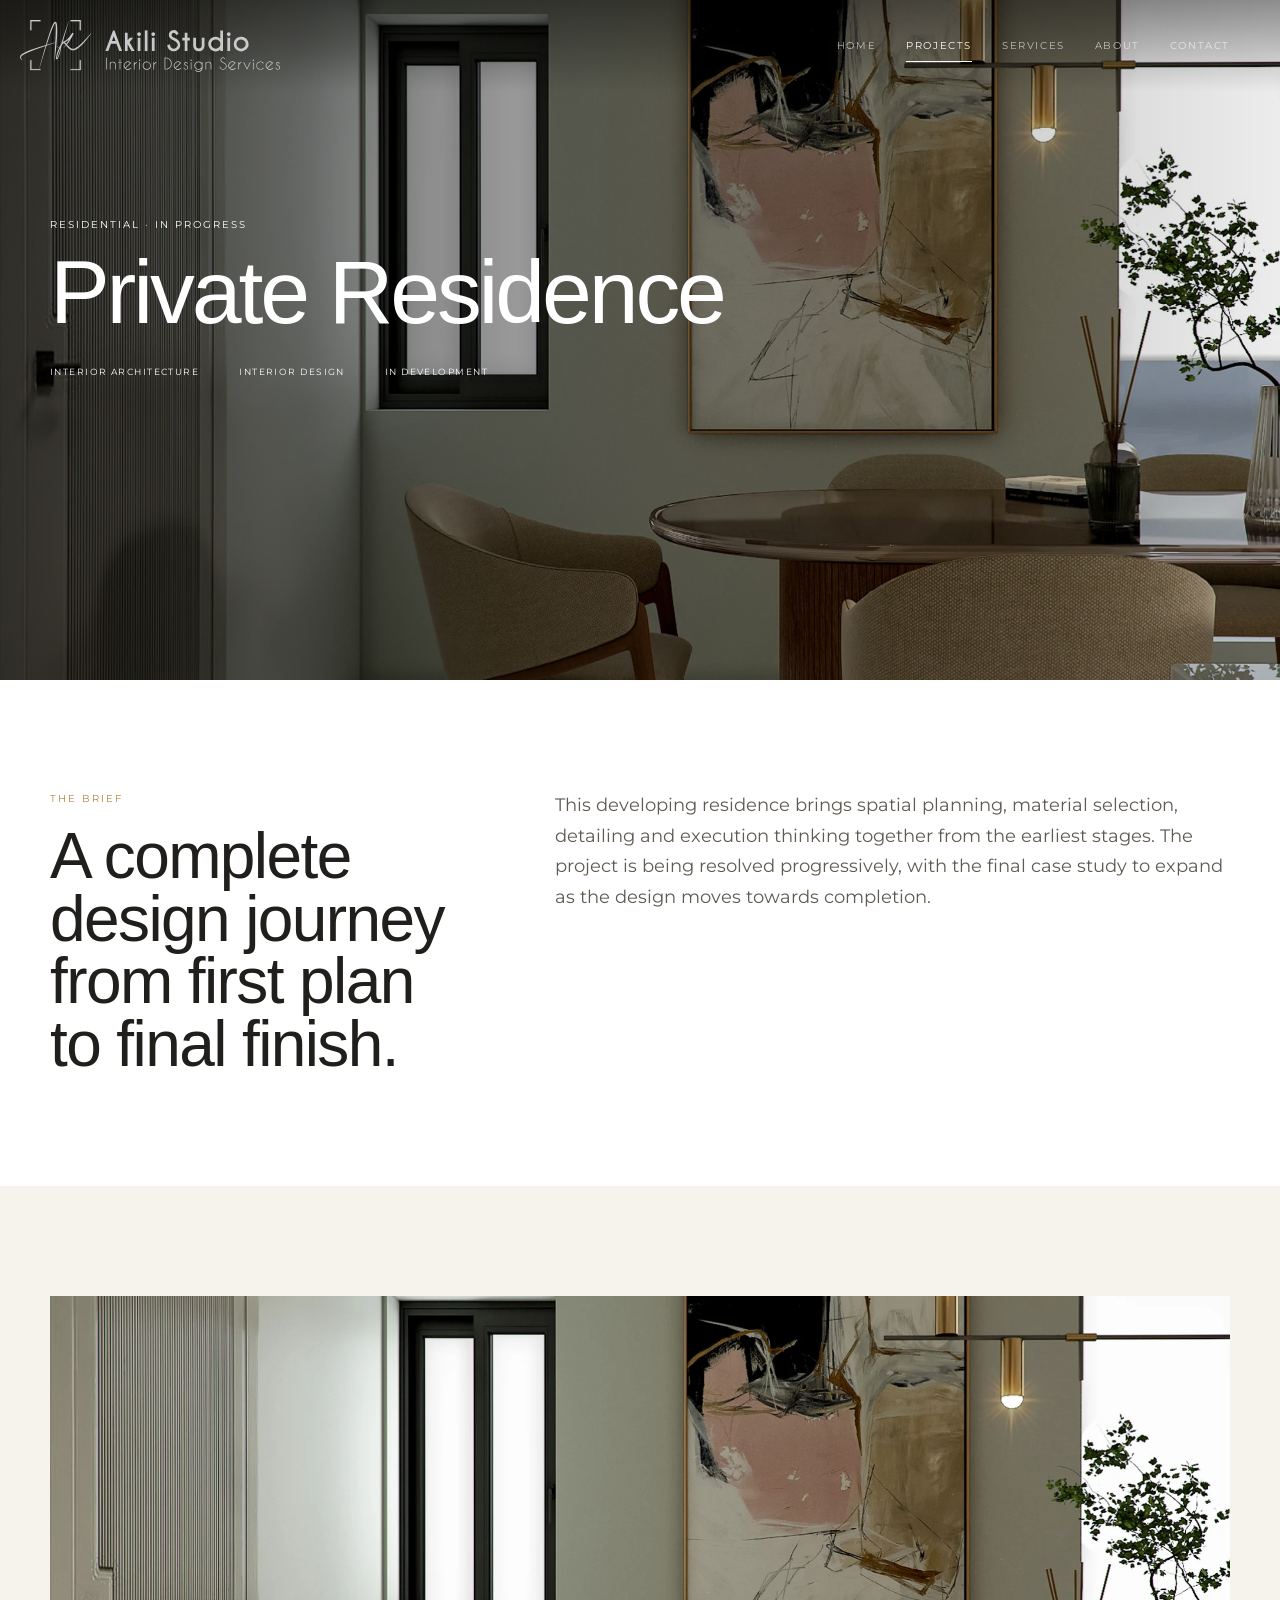
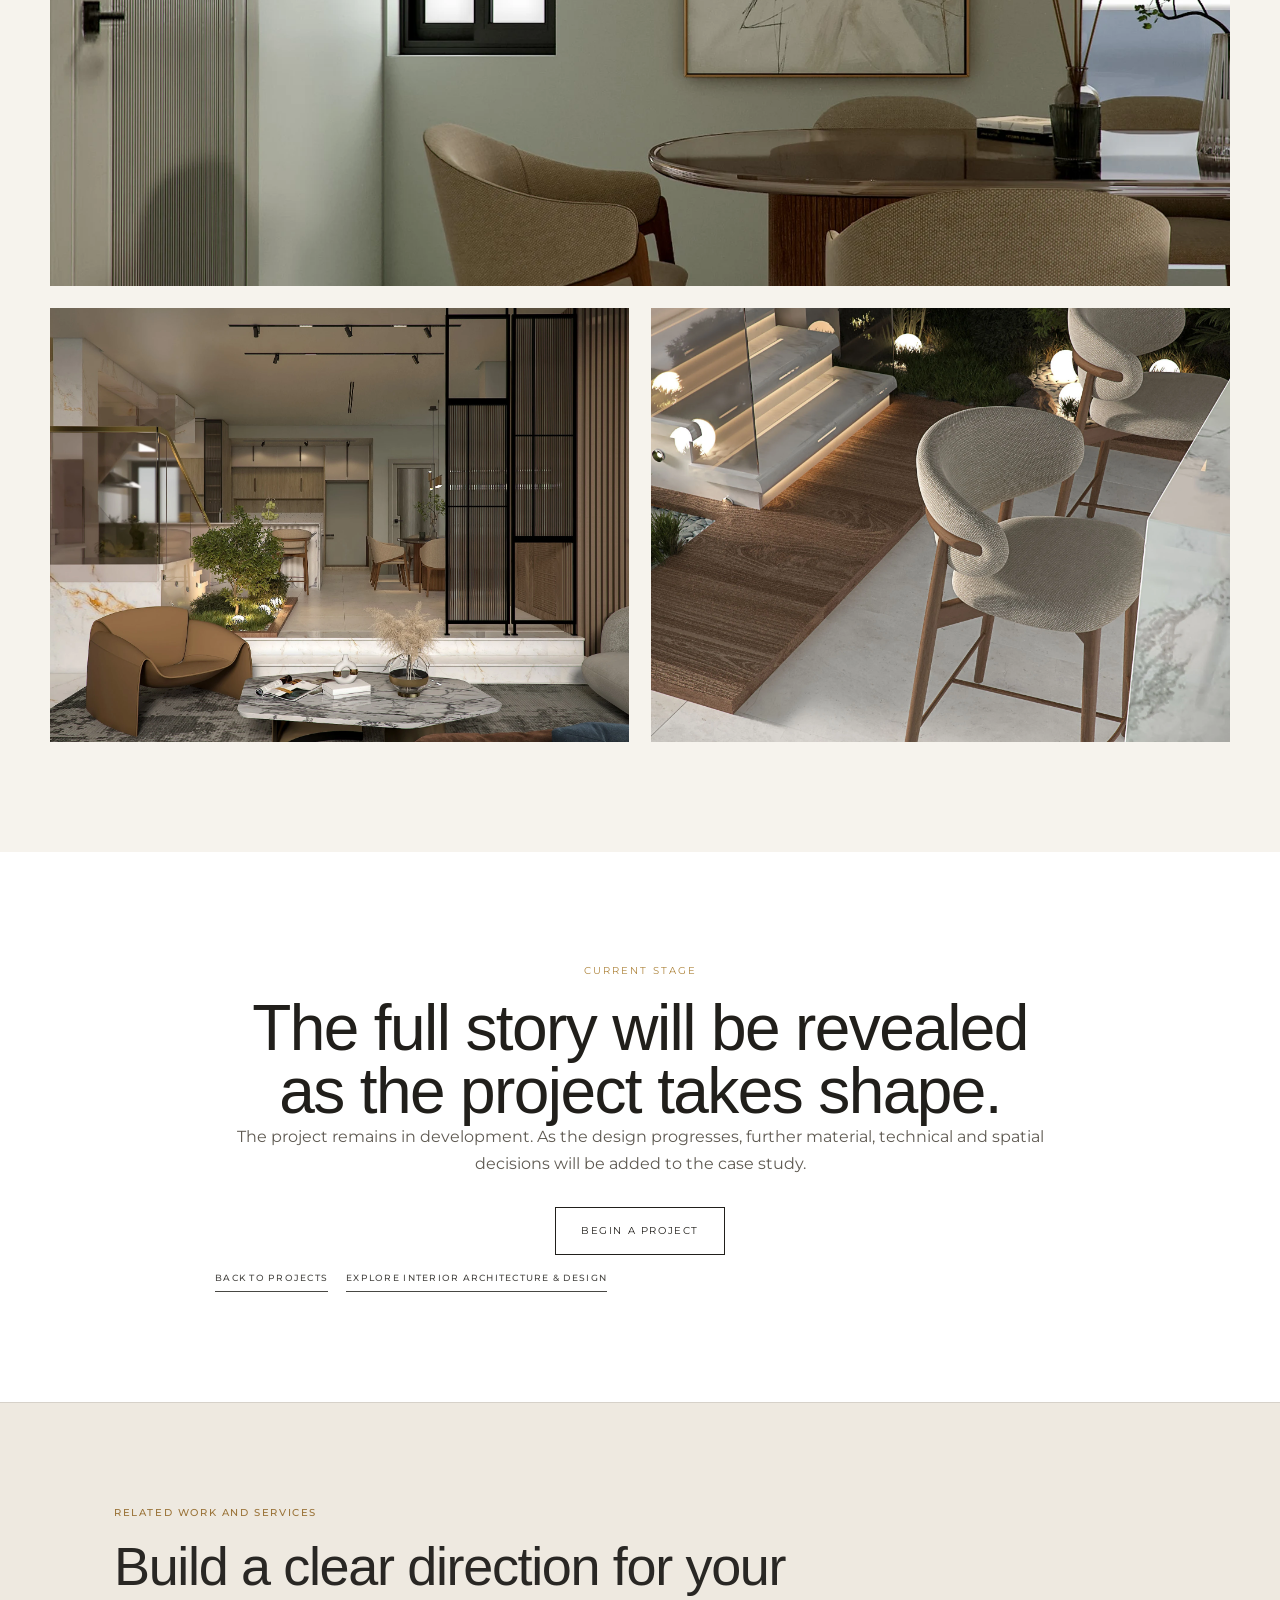
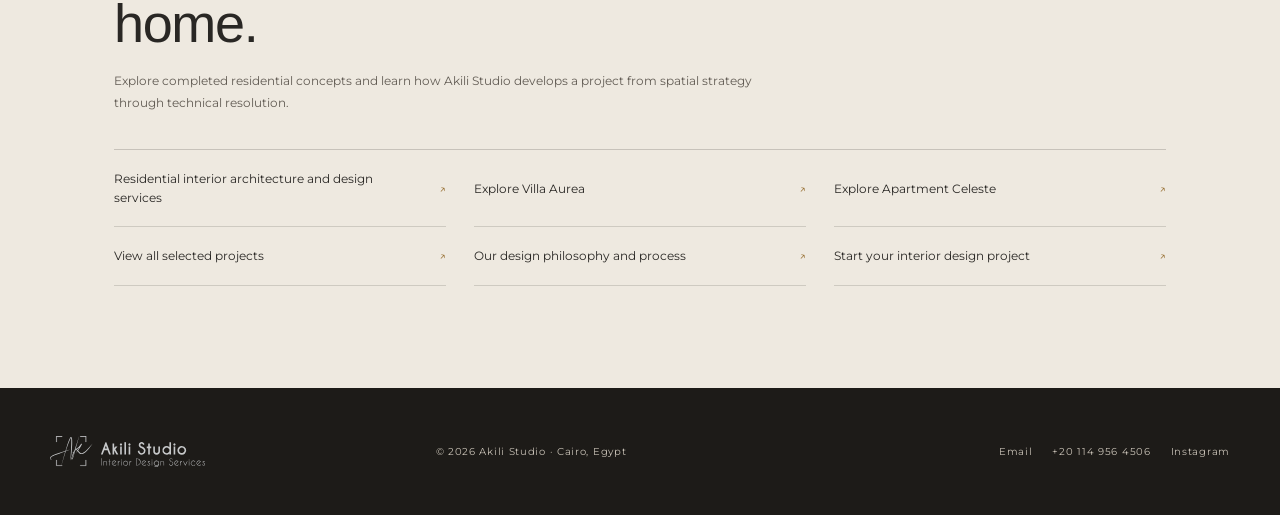
<file: private-residence.html>
<!doctype html><html lang="en"><head><meta charset="utf-8"><meta name="viewport" content="width=device-width,initial-scale=1"><meta name="description" content="Private Residence is a residential interior architecture and design project in development by Akili Studio, from spatial planning and material selection to technical resolution."><title>Private Residence | Residential Interior Architecture &amp; Design | Akili Studio</title><link rel="canonical" href="https://akilis.studio/private-residence.html"><meta property="og:type" content="article"><meta property="og:site_name" content="Akili Studio"><meta property="og:title" content="Private Residence | Residential Interior Architecture & Design | Akili Studio"><meta property="og:description" content="Private Residence is a residential interior architecture and design project in development by Akili Studio, from spatial planning and material selection to technical resolution."><meta property="og:url" content="https://akilis.studio/private-residence.html"><meta property="og:image" content="assets/villa-aurea/hero-poster.webp"><meta name="twitter:card" content="summary_large_image"><meta name="twitter:title" content="Private Residence | Residential Interior Architecture & Design | Akili Studio"><meta name="twitter:description" content="Private Residence is a residential interior architecture and design project in development by Akili Studio, from spatial planning and material selection to technical resolution."><meta name="twitter:image" content="assets/villa-aurea/hero-poster.webp"><link rel="preconnect" href="https://fonts.googleapis.com"><link rel="preconnect" href="https://fonts.gstatic.com" crossorigin><link rel="stylesheet" href="https://fonts.googleapis.com/css2?family=Montserrat:wght@400&display=swap"><link rel="stylesheet" href="https://fonts.bunny.net/css?family=Caviar+Dreams:400,700&display=swap"><link rel="icon" type="image/x-portable-pixmap" href="/assets/favicon.ppm">
<link rel="icon" type="image/svg+xml" href="/assets/favicon.svg">
<link rel="stylesheet" href="styles.css"><script type="application/ld+json">
{"@context":"https://schema.org","@type":"CreativeWork","name":"Private Residence","url":"https://akilis.studio/private-residence.html","image":"assets/villa-aurea/hero-poster.webp","description":"Private Residence is an interior architecture and design project in development by Akili Studio, from spatial planning and material selection to technical resolution.","creator":{"@type":"Organization","name":"Akili Studio","url":"https://akilis.studio/"},"about":{"@type":"Service","name":"Interior Architecture & Design","url":"https://akilis.studio/services"}} 
</script><script type="application/ld+json">{"@context":"https://schema.org","@type":"BreadcrumbList","itemListElement":[{"@type":"ListItem","position":1,"name":"Home","item":"https://akilis.studio/"},{"@type":"ListItem","position":2,"name":"Projects","item":"https://akilis.studio/projects"},{"@type":"ListItem","position":3,"name":"Private Residence","item":"https://akilis.studio/private-residence.html"}]}</script></head><body><header class="site-header is-overlay"><div class="container nav"><a class="brand-logo" href="/" aria-label="Akili Studio home"><img src="assets/akili-logo.svg" alt="Akili Studio"></a><button class="menu-toggle" aria-expanded="false" aria-controls="primary-nav">Menu</button><nav id="primary-nav" class="nav-links"><a href="/">Home</a><a class="active" href="/projects">Projects</a><a href="/services">Services</a><a href="/about">About</a><a href="/contact">Contact</a></nav></div></header><main><section class="project-detail-hero" style="background-image:linear-gradient(90deg,#000a 0%,#0004 60%,#0001 100%),url('assets/villa-aurea/villa-aurea-05.webp')"><div class="container"><p class="eyebrow">Residential · In Progress</p><h1>Private Residence</h1><div class="project-meta"><span>Interior Architecture</span><span>Interior Design</span><span>In Development</span></div></div></section><section class="page-section white"><div class="container project-story"><div><p class="eyebrow gold">The Brief</p><h2>A complete design journey from first plan to final finish.</h2></div><p class="lead">This developing residence brings spatial planning, material selection, detailing and execution thinking together from the earliest stages. The project is being resolved progressively, with the final case study to expand as the design moves towards completion.</p></div></section><section class="page-section"><div class="container project-gallery"><img src="assets/villa-aurea/villa-aurea-05.webp" alt="Private residence interior concept"><img src="assets/villa-aurea/villa-aurea-02.webp" alt="Residential interior concept"><img src="assets/villa-aurea/villa-aurea-06.webp" alt="Interior detail concept"></div></section><section class="page-section white"><div class="container project-closing"><p class="eyebrow gold">Current Stage</p><h2>The full story will be revealed as the project takes shape.</h2><p class="lead">The project remains in development. As the design progresses, further material, technical and spatial decisions will be added to the case study.</p><a class="button" href="application.html" style="margin-top:30px">Begin a project</a><div class="project-next-links" style="margin-top:18px"><a href="/projects">Back to projects</a><a href="/services">Explore Interior Architecture &amp; Design</a></div></div></section></main><section class="internal-link-hub" aria-labelledby="internal-links-title"><div class="container"><p class="link-hub-eyebrow">Related work and services</p><h2 id="internal-links-title">Build a clear direction for your home.</h2><p class="link-hub-intro">Explore completed residential concepts and learn how Akili Studio develops a project from spatial strategy through technical resolution.</p><nav class="link-hub-list" aria-label="Related residential projects and services"><a href="services.html">Residential interior architecture and design services <span aria-hidden="true">↗</span></a><a href="villa-aurea.html">Explore Villa Aurea <span aria-hidden="true">↗</span></a><a href="apartment-celeste.html">Explore Apartment Celeste <span aria-hidden="true">↗</span></a><a href="projects.html">View all selected projects <span aria-hidden="true">↗</span></a><a href="about.html">Our design philosophy and process <span aria-hidden="true">↗</span></a><a href="contact.html">Start your interior design project <span aria-hidden="true">↗</span></a></nav></div></section>
<footer><div class="container footer-inner"><a class="brand-logo" href="/" aria-label="Akili Studio home"><img src="assets/akili-logo.svg" alt="Akili Studio"></a><p>© 2026 Akili Studio · Cairo, Egypt</p><div class="footer-contacts"><a href="mailto:akilis.studios@gmail.com">Email</a><a href="tel:+201149564506">+20 114 956 4506</a><a href="https://www.instagram.com/akili.studios/" aria-label="Akili Studio on Instagram" rel="me">Instagram</a></div></div></footer><script defer src="site.js?v=9"></script></body></html>
</file>
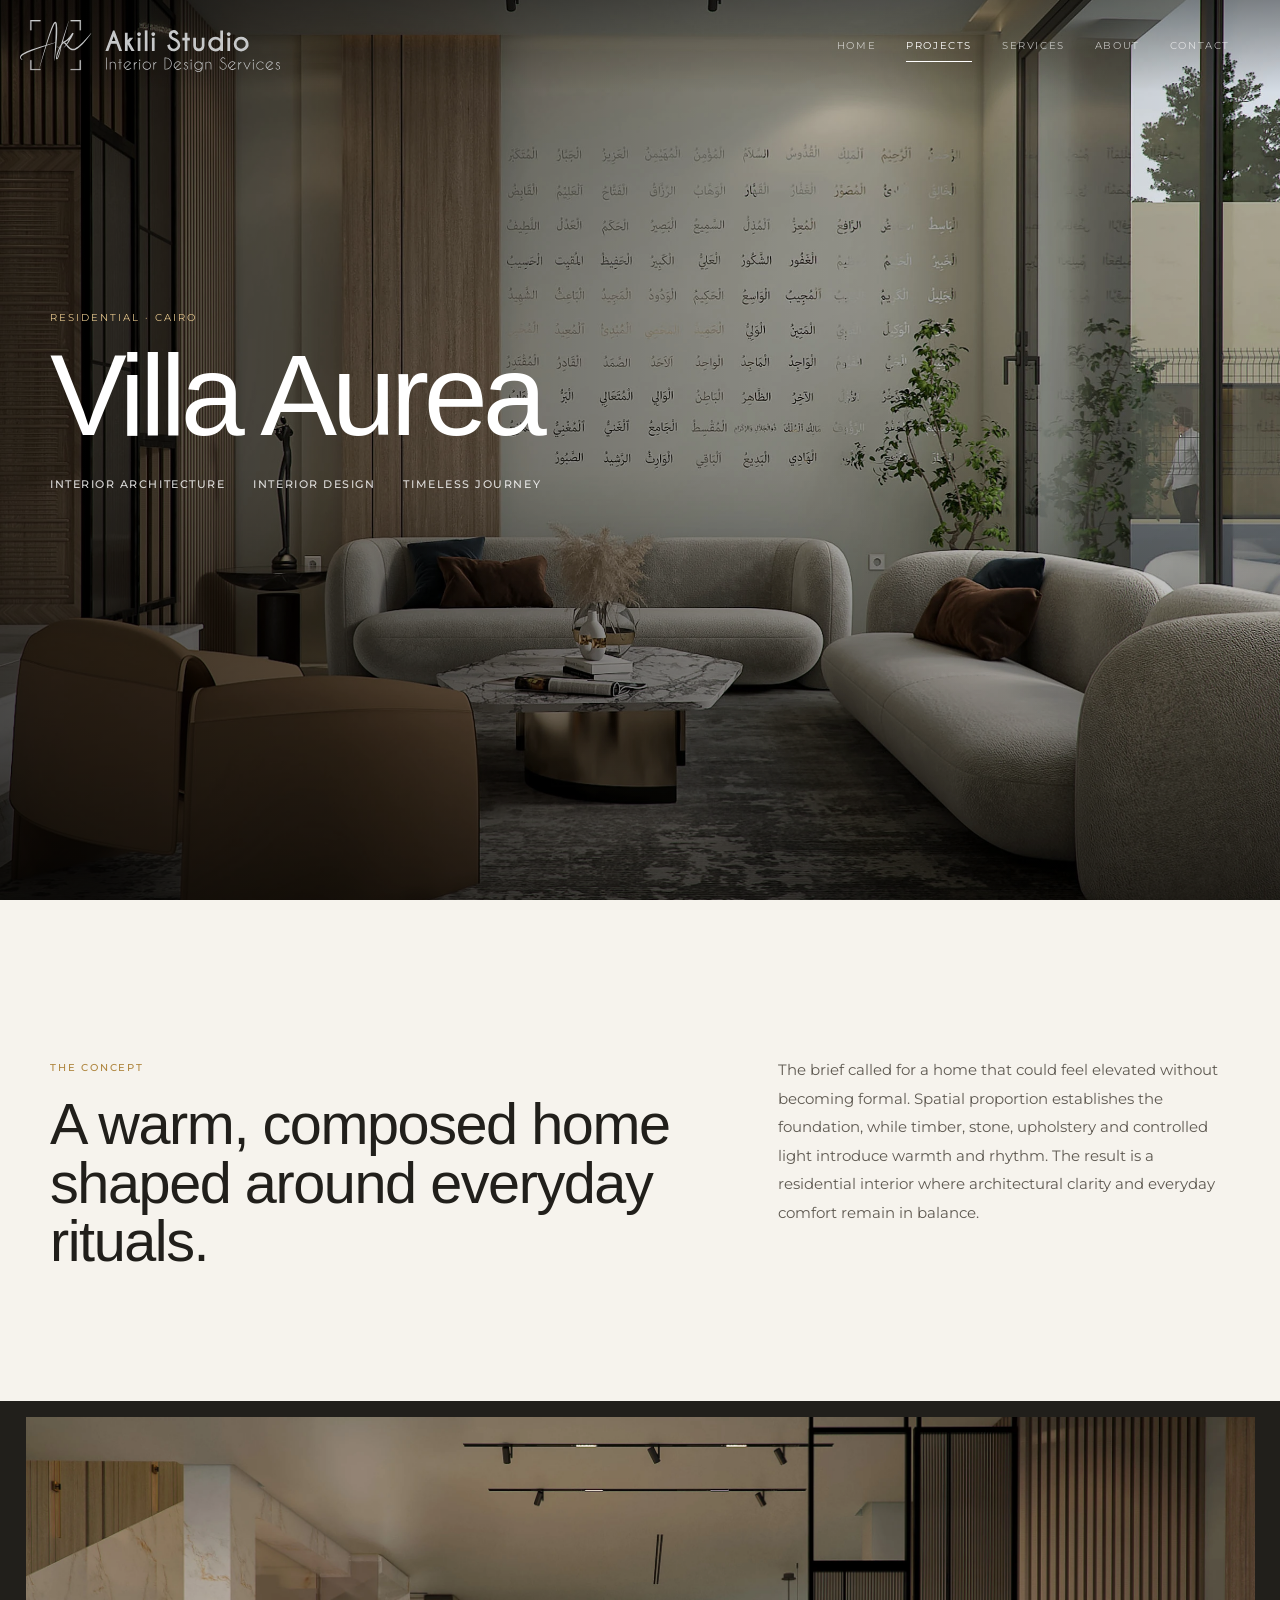
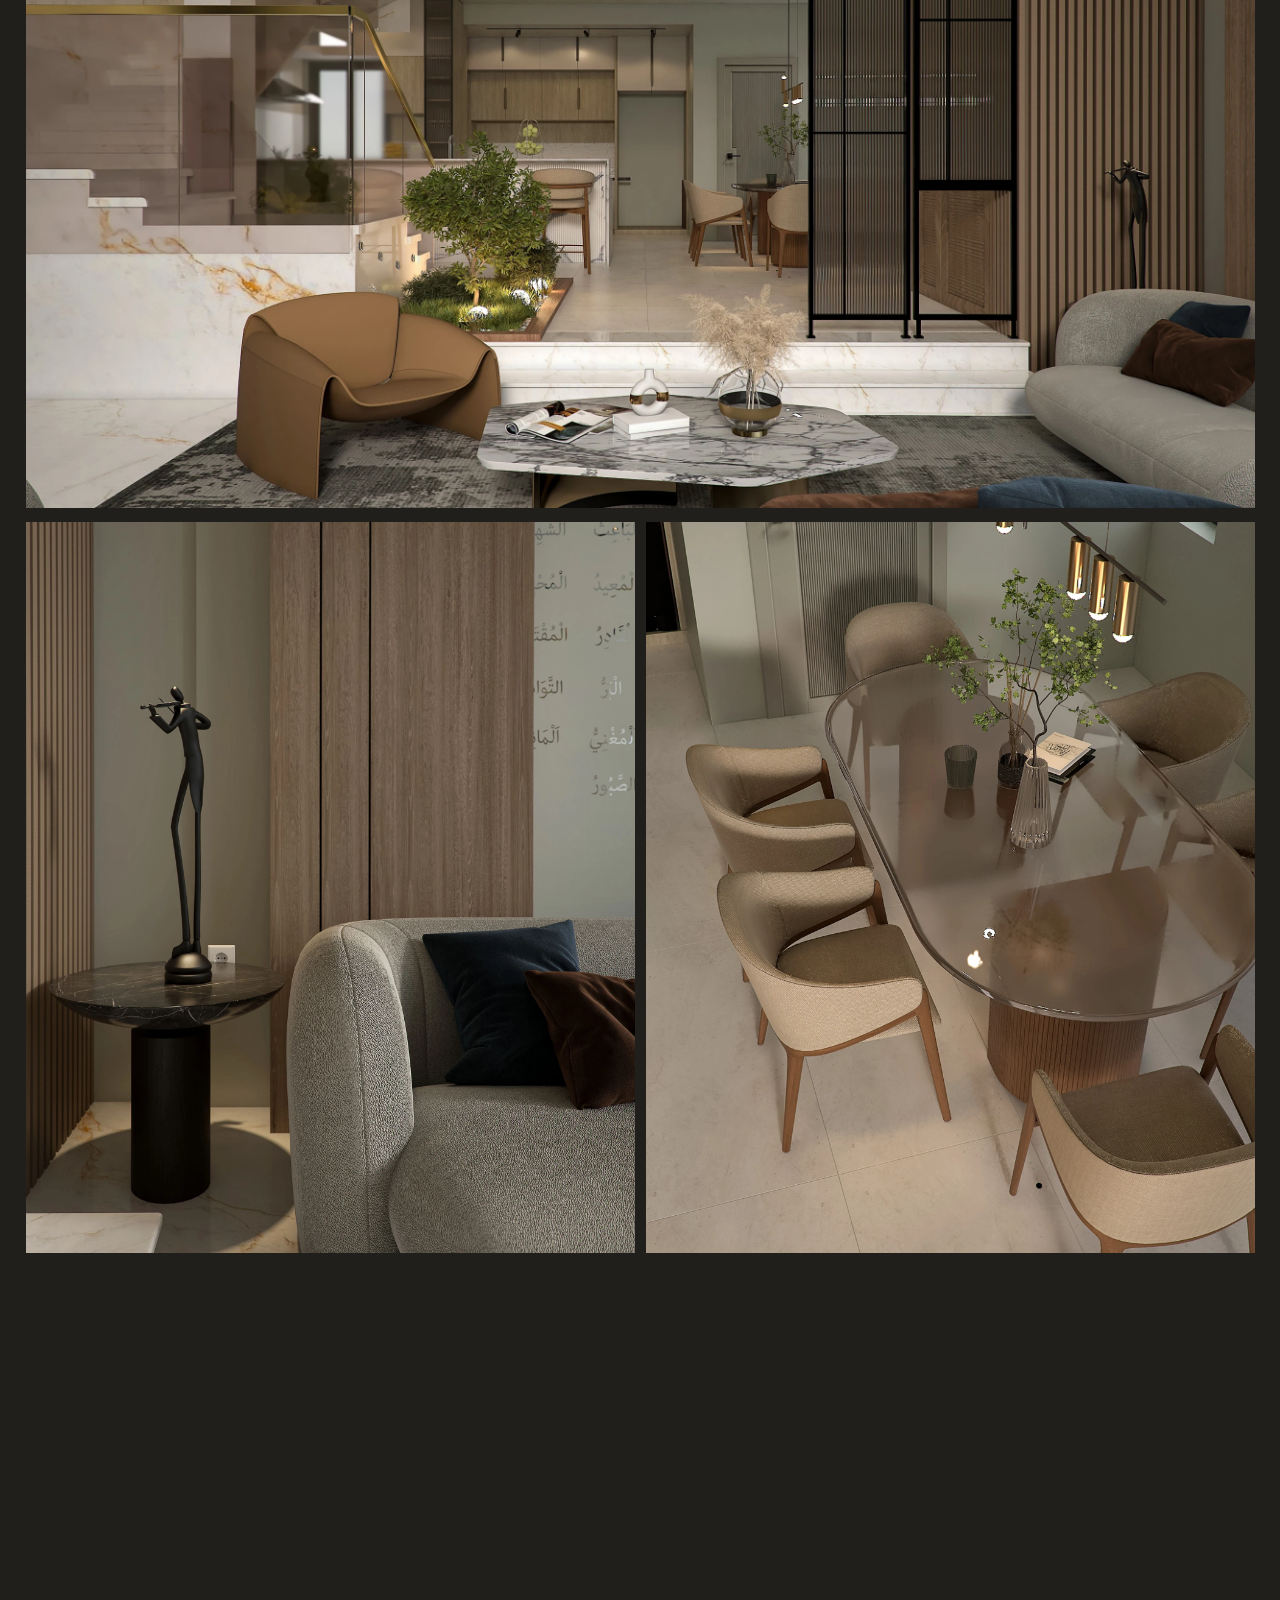
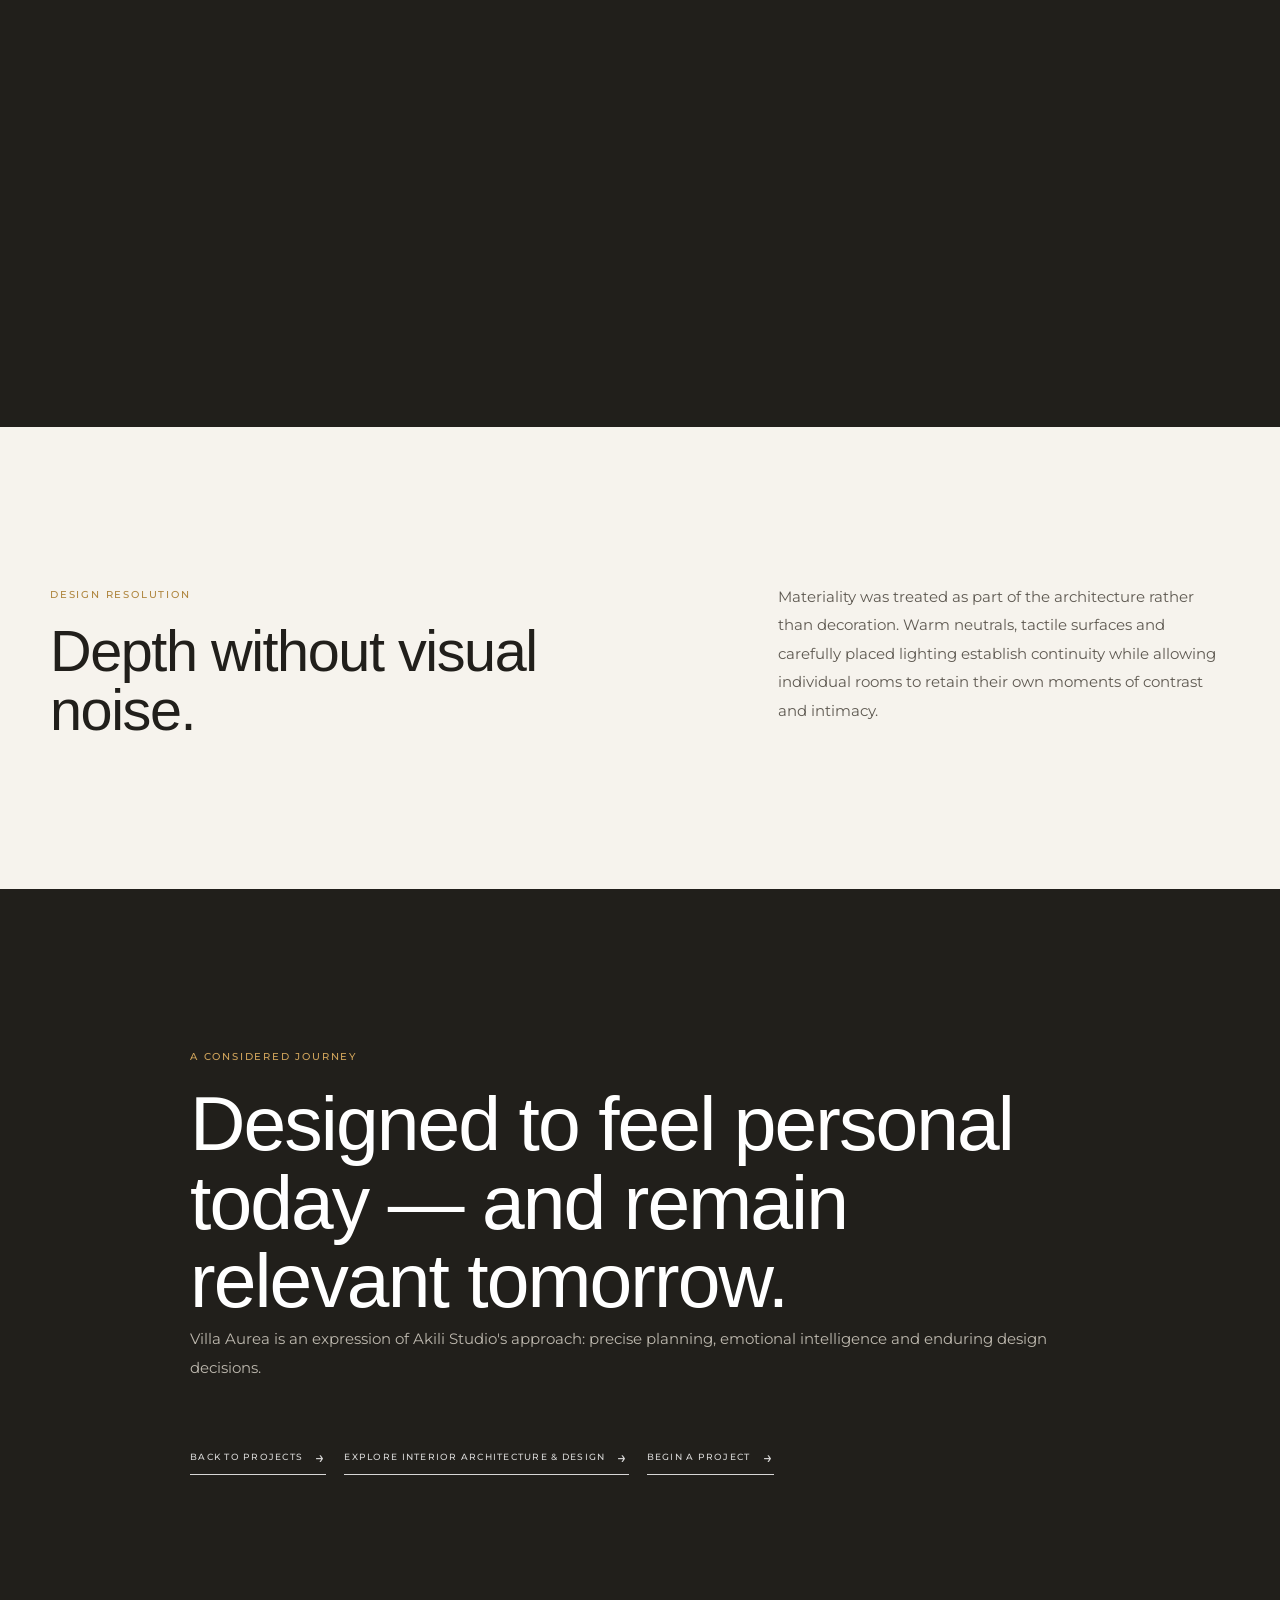
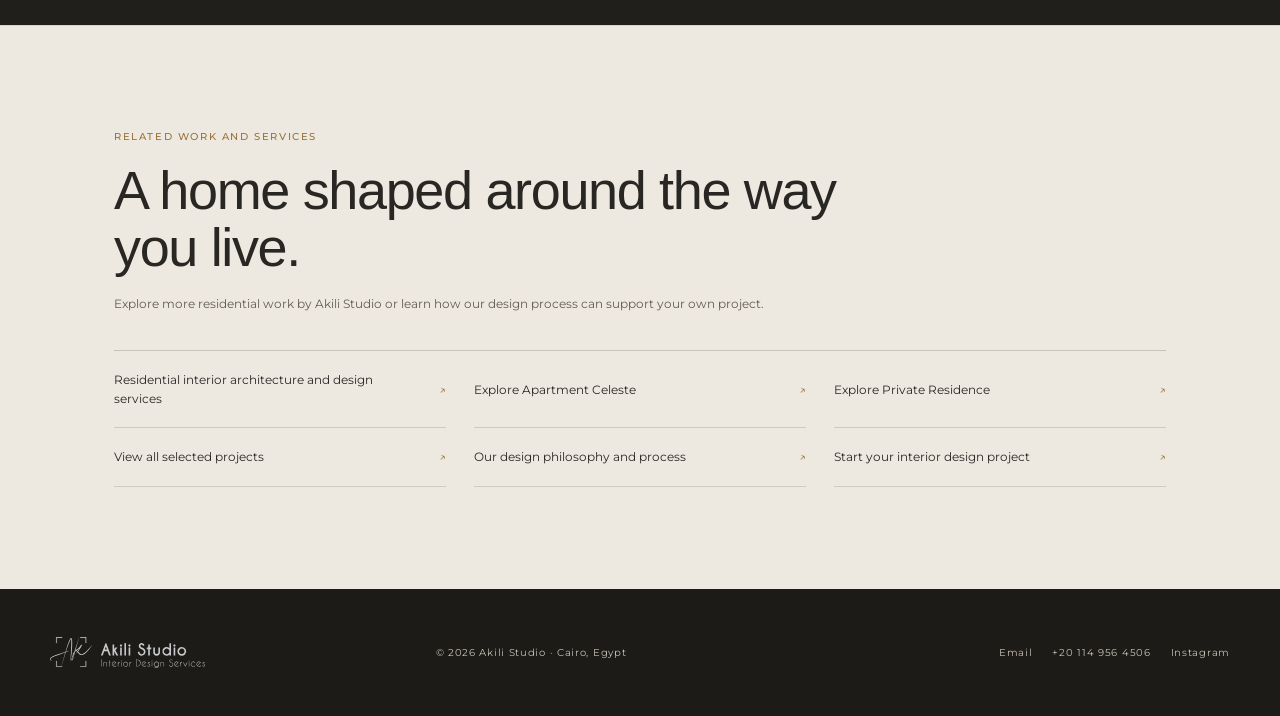
<file: villa-aurea.html>
<!doctype html><html lang="en"><head><meta charset="utf-8"><meta name="viewport" content="width=device-width,initial-scale=1"><meta name="description" content="Villa Aurea is a residential interior architecture and interior design project by Akili Studio in Cairo, exploring warm materiality, proportion and quiet luxury."><title>Villa Aurea | Residential Interior Architecture &amp; Design | Akili Studio</title><link rel="canonical" href="https://akilis.studio/villa-aurea.html"><meta property="og:type" content="article"><meta property="og:site_name" content="Akili Studio"><meta property="og:title" content="Villa Aurea | Residential Interior Architecture & Design | Akili Studio"><meta property="og:description" content="Villa Aurea is a residential interior architecture and interior design project by Akili Studio in Cairo, exploring warm materiality, proportion and quiet luxury."><meta property="og:url" content="https://akilis.studio/villa-aurea.html"><meta property="og:image" content="https://akilis.studio/assets/villa-aurea/hero-poster.webp"><meta name="twitter:card" content="summary_large_image"><meta name="twitter:title" content="Villa Aurea | Residential Interior Architecture & Design | Akili Studio"><meta name="twitter:description" content="Villa Aurea is a residential interior architecture and interior design project by Akili Studio in Cairo, exploring warm materiality, proportion and quiet luxury."><meta name="twitter:image" content="https://akilis.studio/assets/villa-aurea/hero-poster.webp"><link rel="preconnect" href="https://fonts.googleapis.com"><link rel="preconnect" href="https://fonts.gstatic.com" crossorigin><link rel="stylesheet" href="https://fonts.googleapis.com/css2?family=Montserrat:wght@400;500&display=swap"><link rel="stylesheet" href="https://fonts.cdnfonts.com/css/caviar-dreams"><link rel="icon" type="image/x-portable-pixmap" href="/assets/favicon.ppm">
<link rel="icon" type="image/svg+xml" href="/assets/favicon.svg">
<link rel="stylesheet" href="styles.css"><link rel="stylesheet" href="typography.css"><link rel="stylesheet" href="villa-aurea.css"><script type="application/ld+json">
{"@context":"https://schema.org","@type":"CreativeWork","name":"Villa Aurea","url":"https://akilis.studio/villa-aurea.html","image":"https://akilis.studio/assets/villa-aurea/hero-poster.webp","description":"Villa Aurea is a residential interior architecture and design project by Akili Studio in Cairo, exploring warm materiality, proportion and quiet luxury.","creator":{"@type":"Organization","name":"Akili Studio","url":"https://akilis.studio/"},"about":{"@type":"Service","name":"Interior Architecture & Design","url":"https://akilis.studio/services"}} 
</script><script type="application/ld+json">{"@context":"https://schema.org","@type":"BreadcrumbList","itemListElement":[{"@type":"ListItem","position":1,"name":"Home","item":"https://akilis.studio/"},{"@type":"ListItem","position":2,"name":"Projects","item":"https://akilis.studio/projects"},{"@type":"ListItem","position":3,"name":"Villa Aurea","item":"https://akilis.studio/villa-aurea.html"}]}</script></head><body><header class="site-header is-overlay"><div class="container nav"><a class="brand-logo" href="/" aria-label="Akili Studio home"><img src="assets/akili-logo.svg" alt="Akili Studio"></a><button class="menu-toggle" aria-expanded="false" aria-controls="primary-nav">Menu</button><nav id="primary-nav" class="nav-links"><a href="/">Home</a><a class="active" href="/projects">Projects</a><a href="/services">Services</a><a href="/about">About</a><a href="/contact">Contact</a></nav></div></header><main>
<section class="villa-hero"><video id="villaHeroVideo" muted loop playsinline preload="none" data-defer-video poster="assets/villa-aurea/hero-poster.webp" aria-label="Villa Aurea interior video"><source data-src="https://raw.githubusercontent.com/khalidakili96-ops/akili-studio.github.io/akili-motion-v2/assets/villa-aurea/hero-video.mp4" type="video/mp4"></video><div class="container"><p class="eyebrow">Residential · Cairo</p><h1>Villa Aurea</h1><div class="villa-meta"><span>Interior Architecture</span><span>Interior Design</span><span>Timeless Journey</span></div></div></section>
<section class="villa-intro"><div class="container villa-intro-grid"><div><p class="villa-label">The Concept</p><h2>A warm, composed home shaped around everyday rituals.</h2></div><p class="lead">The brief called for a home that could feel elevated without becoming formal. Spatial proportion establishes the foundation, while timber, stone, upholstery and controlled light introduce warmth and rhythm. The result is a residential interior where architectural clarity and everyday comfort remain in balance.</p></div></section>
<section class="villa-gallery"><img class="villa-image wide" src="assets/villa-aurea/villa-aurea-02.webp" alt="Villa Aurea interior composition" loading="eager"><div class="villa-gallery-grid"><img src="assets/villa-aurea/villa-aurea-03.webp" alt="Villa Aurea living space" loading="lazy"><img src="assets/villa-aurea/villa-aurea-04.webp" alt="Villa Aurea interior detail" loading="lazy"><img src="assets/villa-aurea/villa-aurea-05.webp" alt="Villa Aurea material and furniture composition" loading="lazy"><img src="assets/villa-aurea/villa-aurea-06.webp" alt="Villa Aurea architectural interior" loading="lazy"></div></section>
<section class="villa-section"><div class="container villa-intro-grid"><div><p class="villa-label">Design Resolution</p><h2>Depth without visual noise.</h2></div><p class="lead">Materiality was treated as part of the architecture rather than decoration. Warm neutrals, tactile surfaces and carefully placed lighting establish continuity while allowing individual rooms to retain their own moments of contrast and intimacy.</p></div></section>
<section class="villa-section dark"><div class="container villa-closing"><p class="villa-label">A considered journey</p><h2>Designed to feel personal today — and remain relevant tomorrow.</h2><p class="lead">Villa Aurea is an expression of Akili Studio's approach: precise planning, emotional intelligence and enduring design decisions.</p><div class="project-next-links"><a class="villa-back" href="/projects">Back to projects</a><a class="villa-back" href="/services">Explore Interior Architecture &amp; Design</a><a class="villa-back" href="application.html">Begin a project</a></div></div></section>
</main><section class="internal-link-hub" aria-labelledby="internal-links-title"><div class="container"><p class="link-hub-eyebrow">Related work and services</p><h2 id="internal-links-title">A home shaped around the way you live.</h2><p class="link-hub-intro">Explore more residential work by Akili Studio or learn how our design process can support your own project.</p><nav class="link-hub-list" aria-label="Related residential projects and services"><a href="services.html">Residential interior architecture and design services <span aria-hidden="true">↗</span></a><a href="apartment-celeste.html">Explore Apartment Celeste <span aria-hidden="true">↗</span></a><a href="private-residence.html">Explore Private Residence <span aria-hidden="true">↗</span></a><a href="projects.html">View all selected projects <span aria-hidden="true">↗</span></a><a href="about.html">Our design philosophy and process <span aria-hidden="true">↗</span></a><a href="contact.html">Start your interior design project <span aria-hidden="true">↗</span></a></nav></div></section>
<footer><div class="container footer-inner"><a class="brand-logo" href="/" aria-label="Akili Studio home"><img src="assets/akili-logo.svg" alt="Akili Studio"></a><p>© 2026 Akili Studio · Cairo, Egypt</p><div class="footer-contacts"><a href="mailto:akilis.studios@gmail.com">Email</a><a href="tel:+201149564506">+20 114 956 4506</a><a href="https://www.instagram.com/akili.studios/" aria-label="Akili Studio on Instagram" rel="me">Instagram</a></div></div></footer><script defer src="site.js?v=10"></script></body></html>
</file>
<file: styles.css>
:root{--ink:#211f1b;--charcoal:#292724;--paper:#f6f3ed;--gold:#af863f;--muted:#726e66;--line:#d9d3c9;--font:'Caviar Dreams',Arial,sans-serif;--font-secondary:'Montserrat',Arial,sans-serif}*{box-sizing:border-box}html{scroll-behavior:smooth}body{margin:0;background:var(--paper);color:var(--ink);font:400 14px/1.7 var(--font-secondary);opacity:0;animation:pageIn .8s ease forwards}a{color:inherit;text-decoration:none}.container{width:min(1180px,calc(100% - 56px));margin:auto}.site-header{height:92px;background:var(--paper);display:flex;align-items:center}.site-header.is-overlay{position:absolute;z-index:3;inset:0 0 auto;background:linear-gradient(#0006,transparent);color:#fff}.nav{display:flex;align-items:center;justify-content:space-between}.brand-logo{display:block;width:260px;height:auto;line-height:0;transition:opacity .4s ease,transform .5s cubic-bezier(.22,1,.36,1)}.site-header .brand-logo{margin-left:calc((min(1180px,calc(100vw - 56px)) - 100vw) / 2 + 20px)}.brand-logo img{display:block;width:100%;height:auto}.is-overlay .brand-logo img,footer .brand-logo img{filter:invert(1);opacity:.94}.brand-logo:hover{opacity:.76;transform:translateY(-1px)}.nav-links{display:flex;gap:30px;align-items:center;font-size:10px;font-weight:400;letter-spacing:.16em;text-transform:uppercase}.nav-links a{opacity:.65;position:relative;transition:opacity .35s ease}.nav-links a:after{content:'';position:absolute;left:0;right:100%;bottom:-8px;height:1px;background:currentColor;transition:right .45s cubic-bezier(.22,1,.36,1)}.nav-links a:hover,.nav-links a.active{opacity:1}.nav-links a:hover:after,.nav-links a.active:after{right:0}.menu-toggle{display:none}.hero{height:760px;min-height:760px;display:flex;align-items:end;color:#fff;background-position:center;background-size:cover}.hero-home{background-image:linear-gradient(90deg,#000b 0%,#0005 45%,#0001 100%),url('assets/hero-poster.jpg')}.hero-content{padding:0 0 110px;max-width:780px}.eyebrow{margin:0 0 18px;font:400 10px/1.7 var(--font-secondary);letter-spacing:.2em;text-transform:uppercase}.gold{color:var(--gold)}h1,h2,h3{font-weight:500}h1{margin:0 0 24px;font:500 clamp(54px,7vw,96px)/.92 var(--font);letter-spacing:-.035em}h1 em{font-style:normal;color:#dab369}h2{margin:0;font:500 clamp(42px,5vw,66px)/.98 var(--font);letter-spacing:-.025em}h3{font:500 30px/1 var(--font)}.hero-content>p:not(.eyebrow){max-width:610px;margin:0 0 34px;font:400 15px/1.7 var(--font-secondary);color:#f4f1ec}.actions{display:flex;align-items:center;gap:28px}.button{display:inline-flex;justify-content:center;align-items:center;min-height:48px;padding:0 25px;border:1px solid var(--ink);font:400 10px/1 var(--font-secondary);letter-spacing:.16em;text-transform:uppercase;transition:transform .5s cubic-bezier(.22,1,.36,1),background .4s ease,color .4s ease,border-color .4s ease}.button:hover{transform:translateY(-2px)}.button-light{color:var(--ink);background:#fff;border-color:#fff}.button-outline-light{color:#fff;border-color:#fff}.text-link{font:400 10px/1 var(--font-secondary);letter-spacing:.13em;text-transform:uppercase;border-bottom:1px solid currentColor;padding-bottom:7px;transition:opacity .35s ease}.text-link:hover{opacity:.62}.text-link span{padding-left:12px;font-size:16px;vertical-align:-1px}.light{color:#fff}.intro-section{padding:120px 0}.split{display:grid;grid-template-columns:1.15fr .85fr;gap:70px;align-items:end}.lead{margin:0;color:#5f5a52;font:400 16px/1.7 var(--font-secondary)}.projects-section{padding:105px 0;background:#fff}.section-head{display:flex;justify-content:space-between;align-items:end;margin-bottom:48px}.project-grid{display:grid;grid-template-columns:1.25fr .75fr;gap:22px}.project-card{position:relative;overflow:hidden;height:360px;color:#fff;background:#333}.project-card.featured{grid-row:span 2;height:742px}.project-card img{height:100%;width:100%;object-fit:cover;display:block;transition:transform 1.1s cubic-bezier(.22,1,.36,1),filter .8s ease}.project-card:hover img{transform:scale(1.025);filter:saturate(.94)}.project-card>div{position:absolute;inset:auto 0 0;padding:76px 28px 24px;background:linear-gradient(transparent,#000b)}.project-card h3{margin:0 0 5px;font-size:34px}.project-card p{margin:0;font:400 9px/1.7 var(--font-secondary);letter-spacing:.17em;text-transform:uppercase}.services-band{padding:110px 0;background:var(--charcoal);color:#fff}.services-band h2{margin-bottom:52px}.service-grid{display:grid;grid-template-columns:repeat(3,1fr);border-top:1px solid #55514a}.service-grid article{min-height:240px;padding:27px 24px;border-right:1px solid #55514a;transition:background .6s ease,transform .6s cubic-bezier(.22,1,.36,1)}.service-grid article:first-child{border-left:1px solid #55514a}.service-grid article:hover{background:#302e2a;transform:translateY(-4px)}.service-grid small{color:#d3a65c;font:400 10px/1.7 var(--font-secondary);letter-spacing:.15em}.service-grid h3{margin:48px 0 14px}.service-grid p{color:#c3beb5;font:400 12px/1.65 var(--font-secondary)}.quote{padding:135px 0;text-align:center}.quote blockquote{max-width:900px;margin:0 auto;font:500 clamp(37px,5vw,65px)/1.05 var(--font)}cite{display:block;margin-top:28px;color:var(--gold);font:500 10px/1 var(--font);letter-spacing:.2em;text-transform:uppercase;font-style:normal}.cta{padding:110px 0;background:var(--gold);color:#fff;text-align:center}.cta h2{margin-bottom:18px}.cta>div>p:not(.eyebrow){max-width:530px;margin:0 auto 30px;font:400 14px/1.7 var(--font-secondary);color:#fbf4e8}.cta .eyebrow{color:#f8ecdc}footer{padding:48px 0;background:#1d1b18;color:#c7c0b5;font:400 10px/1.7 var(--font-secondary);letter-spacing:.07em}footer .footer-inner{display:grid;grid-template-columns:1.2fr 1fr 1.6fr;align-items:center;gap:35px}footer .brand-logo{width:155px}footer p{margin:0}footer .footer-contacts{display:flex;justify-content:flex-end;gap:20px;flex-wrap:wrap}footer a{transition:color .35s ease,opacity .35s ease}footer a:hover{color:#fff}.page-hero{height:760px;min-height:760px;display:flex;align-items:end;color:#fff;background:linear-gradient(#0003,#0009),url('assets/hero-poster.jpg') center/cover}.page-hero .container{padding-bottom:76px}.page-hero h1{font-size:clamp(54px,7vw,84px)}.page-hero p{max-width:540px;margin:20px 0 0}.page-section{padding:110px 0}.page-section.white{background:#fff}.project-list{display:grid;grid-template-columns:repeat(2,1fr);gap:28px}.case-card{display:block}.case-card img{display:block;width:100%;height:420px;object-fit:cover;transition:transform 1s cubic-bezier(.22,1,.36,1)}.case-card:hover img{transform:scale(1.012)}.case-card h2{font-size:41px;margin:20px 0 7px}.case-card p,.service-copy p{color:var(--muted);font-family:var(--font-secondary)}.case-card small,.service-copy small{font:400 10px/1.7 var(--font-secondary);letter-spacing:.15em;text-transform:uppercase;color:var(--gold)}.service-list{display:grid;grid-template-columns:repeat(2,1fr);gap:1px;background:var(--line);border:1px solid var(--line)}.service-copy{padding:48px;background:var(--paper);min-height:280px;transition:background .5s ease,transform .5s cubic-bezier(.22,1,.36,1)}.service-copy:hover{background:#fff;transform:translateY(-3px)}.about-image{width:100%;height:600px;object-fit:cover}.contact-grid{display:grid;grid-template-columns:1fr 1fr;gap:100px}.contact-grid h2{margin-bottom:22px}.contact-grid p{color:var(--muted);max-width:470px}.contact-options{display:grid;gap:18px;margin-top:35px}.contact-options a{padding:19px 0;border-bottom:1px solid var(--line);font:400 13px/1.7 var(--font-secondary);transition:padding-left .4s ease,color .35s ease}.contact-options a:hover{padding-left:8px;color:var(--gold)}.contact-options span{float:right;color:var(--gold)}.contact-note{padding:35px;background:#e9e2d6}.contact-note p{margin:0 0 12px}.contact-note p:last-child{margin:0}.project-detail-hero{min-height:680px;display:flex;align-items:end;color:#fff;background-position:center;background-size:cover}.project-detail-hero .container{padding-bottom:85px}.project-detail-hero h1{max-width:900px}.project-meta{display:flex;gap:40px;flex-wrap:wrap;margin-top:30px;font:400 9px/1.7 var(--font-secondary);letter-spacing:.16em;text-transform:uppercase}.project-story{display:grid;grid-template-columns:.75fr 1.25fr;gap:100px;align-items:start}.project-story .lead{font-size:18px}.project-gallery{display:grid;grid-template-columns:1fr 1fr;gap:22px}.project-gallery img{width:100%;display:block;aspect-ratio:4/3;object-fit:cover}.project-gallery img:first-child{grid-column:1/-1;aspect-ratio:16/8}.project-closing{text-align:center;max-width:850px;margin:0 auto}.reveal{opacity:0;transform:translateY(24px);transition:opacity .9s ease,transform 1s cubic-bezier(.22,1,.36,1)}.reveal.is-visible{opacity:1;transform:none}@keyframes pageIn{to{opacity:1}}@media(prefers-reduced-motion:reduce){html{scroll-behavior:auto}*,*:before,*:after{animation-duration:.01ms!important;animation-iteration-count:1!important;transition-duration:.01ms!important}}@media(max-width:760px){.container{width:min(100% - 36px,1180px)}.site-header{height:76px}.brand-logo{width:190px}.site-header .brand-logo{margin-left:calc((100vw - 36px - 100vw) / 2)}.site-header .brand-logo img{width:190px!important;height:auto!important;display:block!important}.menu-toggle{display:block;border:0;background:none;color:inherit;font:400 10px/1 var(--font-secondary);letter-spacing:.16em;text-transform:uppercase}.nav-links{display:none;position:absolute;top:76px;left:0;right:0;padding:25px 18px;background:var(--charcoal);color:#fff;flex-direction:column;align-items:flex-start;gap:18px}.nav-links.open{display:flex}.hero{min-height:690px}.hero-content{padding-bottom:72px}.hero-content>p:not(.eyebrow){font-size:13px}.actions{gap:20px;align-items:flex-start;flex-direction:column}.intro-section,.page-section{padding:76px 0}.split,.contact-grid,.project-story{grid-template-columns:1fr;gap:32px}.section-head{align-items:flex-start;gap:25px;flex-direction:column;margin-bottom:32px}.project-grid,.service-grid,.project-list,.service-list,.project-gallery{grid-template-columns:1fr}.project-card,.project-card.featured{height:390px;grid-row:auto}.service-grid article{min-height:auto;border-left:1px solid #55514a}.quote{padding:88px 0}.page-hero{min-height:690px}.project-detail-hero{min-height:590px}.project-detail-hero .container{padding-bottom:68px}.case-card img{height:330px}.about-image{height:430px}.project-gallery img:first-child{aspect-ratio:4/3}footer .footer-inner{grid-template-columns:1fr;align-items:flex-start;gap:24px}footer .footer-contacts{justify-content:flex-start;gap:15px}}

/* Project navigation */
.project-next-links{display:flex;flex-wrap:wrap;gap:18px;align-items:center;margin-top:22px}
.project-next-links a{font:500 9px/1.2 var(--font-secondary,Montserrat,sans-serif);letter-spacing:.14em;text-transform:uppercase;color:inherit;text-decoration:none;border-bottom:1px solid currentColor;padding-bottom:7px;opacity:.82;transition:opacity .25s ease}
.project-next-links a:hover{opacity:1}


/* Media performance — reserve stable geometry and avoid decoding every image at once. */
.project-card .project-media{position:absolute;inset:0;overflow:hidden;contain:paint}
.project-card .project-media img{position:absolute;inset:0;width:100%;height:100%;object-fit:cover;display:block}
.case-card img,.project-gallery img,.villa-gallery img,.about6-hero-media img,.about6-close img{content-visibility:auto}

/* Portfolio placeholders — used only where final project photography has not yet been supplied. */
.case-card-placeholder{width:100%;aspect-ratio:16/10;background:#e9e6df;display:flex;align-items:center;justify-content:center;font-size:10px;letter-spacing:.14em;text-transform:uppercase;color:rgba(45,44,42,.48)}


/* Phase 4 — contextual internal-link system */
.internal-link-hub{padding:clamp(56px,8vw,104px) 0;background:#eee9e0;color:#292724;border-top:1px solid rgba(41,39,36,.12)}
.internal-link-hub .container{max-width:1240px;margin:0 auto;padding-left:clamp(22px,5vw,72px);padding-right:clamp(22px,5vw,72px)}
.internal-link-hub .link-hub-eyebrow{margin:0 0 18px;color:#9a7338;font:500 10px/1.5 var(--font-secondary,Montserrat,sans-serif);letter-spacing:.16em;text-transform:uppercase}
.internal-link-hub h2{max-width:760px;margin:0 0 18px;font-size:clamp(30px,4.5vw,54px);line-height:1.05;font-weight:400}
.internal-link-hub .link-hub-intro{max-width:650px;margin:0 0 34px;color:#625c54;font:400 12px/1.9 var(--font-secondary,Montserrat,sans-serif)}
.internal-link-hub .link-hub-list{display:grid;grid-template-columns:repeat(3,minmax(0,1fr));gap:0 28px;border-top:1px solid rgba(41,39,36,.2)}
.internal-link-hub .link-hub-list a{display:flex;align-items:center;justify-content:space-between;gap:18px;padding:19px 0;border-bottom:1px solid rgba(41,39,36,.16);color:inherit;text-decoration:none;font:400 12px/1.6 var(--font-secondary,Montserrat,sans-serif);transition:color .2s ease}
.internal-link-hub .link-hub-list a span{color:#9a7338;transition:transform .2s ease}
.internal-link-hub .link-hub-list a:hover{color:#9a7338}.internal-link-hub .link-hub-list a:hover span{transform:translateX(4px)}
@media(max-width:760px){.internal-link-hub .link-hub-list{grid-template-columns:1fr}.internal-link-hub .link-hub-list a{padding:16px 0}}
</file>
<file: typography.css>
/* Akili Studio — global typography contract */
@import url('https://fonts.cdnfonts.com/css/caviar-dreams');
@import url('https://fonts.googleapis.com/css2?family=Montserrat:wght@400;500&display=swap');

:root{
  --font-primary:'Caviar Dreams',Arial,sans-serif;
  --font-secondary:'Montserrat',Arial,sans-serif;
  --font:var(--font-primary);
}

html,body{font-family:var(--font-secondary)!important}

h1,h2,h3,h4,h5,h6,
blockquote,cite,
.case-card h2,
.service-copy h2,
.project-closing h2,
.application-sidebar h1,
.application-block legend{
  font-family:'Caviar Dreams',Arial,sans-serif!important;
  font-synthesis:none!important;
  font-weight:500;
}

p,small,label,input,select,textarea,button,
a,.eyebrow,.lead,.project-meta,
.nav-links,.menu-toggle,.button,.text-link,
.service-grid small,.service-grid p,
.project-card p,.case-card small,.service-copy small,
.contact-options a,.application-lead,.application-side-note p,
.form-grid label,.consent,.submit-row p,.application-submit,
footer{
  font-family:'Montserrat',Arial,sans-serif!important;
}

@media(max-width:760px){
  h1,h2,h3,h4,h5,h6,
  blockquote,cite,
  .case-card h2,
  .service-copy h2,
  .project-closing h2,
  .application-sidebar h1,
  .application-block legend{
    font-family:'Caviar Dreams',Arial,sans-serif!important;
    font-synthesis:none!important;
    font-weight:500;
  }
  p,small,label,input,select,textarea,button,a,
  .eyebrow,.lead,.project-meta,.nav-links,.menu-toggle,
  .button,.text-link,.service-grid small,.service-grid p,
  .project-card p,.case-card small,.service-copy small,
  .contact-options a,.application-lead,.application-side-note p,
  .form-grid label,.consent,.submit-row p,.application-submit,
  footer{
    font-family:'Montserrat',Arial,sans-serif!important;
  }
}
</file>
<file: v2-editorial.css>
:root{--v2-ink:#211f1b;--v2-paper:#f3f0e9;--v2-warm:#e8e1d6;--v2-charcoal:#242321;--v2-gold:#b68a3a;--v2-muted:#706b62;--v2-line:rgba(33,31,27,.18);--v2-serif:'Caviar Dreams',Arial,sans-serif;--v2-sans:'Montserrat',Arial,sans-serif}
.v2-home{background:var(--v2-paper);color:var(--v2-ink);overflow-x:hidden}.v2-home *{box-sizing:border-box}.v2-container{width:min(1320px,calc(100% - 72px));margin:auto}.v2-kicker{display:flex;align-items:center;gap:14px;margin:0 0 28px;font:500 9px/1 var(--v2-sans);letter-spacing:.22em;text-transform:uppercase;color:var(--v2-muted)}.v2-kicker:before{content:'';width:34px;height:1px;background:var(--v2-gold)}.v2-display{font:500 clamp(64px,8.7vw,138px)/.84 var(--v2-serif);letter-spacing:-.055em;margin:0}.v2-display em{font-style:normal;color:var(--v2-gold)}.v2-small{font:400 10px/1.65 var(--v2-sans);letter-spacing:.13em;text-transform:uppercase}.v2-hero{position:relative;min-height:100svh;background:#282621;color:#fff;display:flex;align-items:flex-end}.v2-hero-media{position:absolute;inset:0;overflow:hidden}.v2-hero-media:after{content:'';position:absolute;inset:0;background:linear-gradient(90deg,rgba(0,0,0,.55),rgba(0,0,0,.08) 65%),linear-gradient(0deg,rgba(0,0,0,.42),transparent 48%)}.v2-hero-media img{width:100%;height:100%;object-fit:cover;display:block;transform:scale(1.035);animation:v2HeroScale 2.2s cubic-bezier(.2,.8,.2,1) forwards}.v2-hero-header{position:absolute;top:0;left:0;right:0;z-index:3;padding:32px 0;display:flex;justify-content:space-between;align-items:center}.v2-hero-header .v2-small{color:#fff;opacity:.8}.v2-hero-mark{display:flex;align-items:center}.v2-hero-mark img{width:150px;filter:invert(1);opacity:.95}.v2-hero-index{font:400 9px/1 var(--v2-sans);letter-spacing:.18em;opacity:.65}.v2-hero-content{position:relative;z-index:2;width:100%;padding:0 0 8.5vh}.v2-hero-content .v2-kicker{color:rgba(255,255,255,.75)}.v2-hero-content .v2-kicker:before{background:#d3a65c}.v2-hero-title{max-width:1060px}.v2-hero-title span{display:block;overflow:hidden}.v2-hero-title span i{display:block;font-style:normal;transform:translateY(110%);animation:v2TextIn 1.1s .2s cubic-bezier(.22,1,.36,1) forwards}.v2-hero-title span:nth-child(2) i{animation-delay:.32s}.v2-hero-title span:nth-child(3) i{animation-delay:.44s}.v2-hero-footer{margin-top:55px;display:flex;align-items:flex-end;justify-content:space-between;gap:30px}.v2-hero-footer p{max-width:390px;margin:0;color:rgba(255,255,255,.78);font:400 12px/1.75 var(--v2-sans)}.v2-scroll{display:flex;align-items:center;gap:12px;color:#fff;font:400 9px/1 var(--v2-sans);letter-spacing:.16em;text-transform:uppercase}.v2-scroll:after{content:'';width:55px;height:1px;background:rgba(255,255,255,.5)}.v2-intro{padding:17vh 0 15vh}.v2-intro-grid{display:grid;grid-template-columns:.75fr 1.25fr;gap:8vw;align-items:start}.v2-intro-stamp{padding-top:9px}.v2-intro-stamp strong{display:block;font:500 11px/1 var(--v2-sans);letter-spacing:.16em}.v2-intro-stamp span{display:block;margin-top:12px;font:400 9px/1.5 var(--v2-sans);letter-spacing:.1em;color:var(--v2-muted)}.v2-intro-copy h2{font:500 clamp(42px,5.2vw,78px)/.96 var(--v2-serif);letter-spacing:-.04em;margin:0 0 42px;max-width:850px}.v2-intro-copy p{max-width:650px;margin:0;color:var(--v2-muted);font:400 14px/1.9 var(--v2-sans)}.v2-link{display:inline-flex;align-items:center;gap:18px;border-bottom:1px solid currentColor;padding-bottom:9px;font:500 9px/1 var(--v2-sans);letter-spacing:.16em;text-transform:uppercase}.v2-intro-copy .v2-link{margin-top:42px}.v2-link:after{content:'↗';font-size:15px;transition:transform .45s cubic-bezier(.22,1,.36,1)}.v2-link:hover:after{transform:translate(4px,-4px)}.v2-feature{padding:0 0 16vh}.v2-feature-head{display:grid;grid-template-columns:1fr auto;align-items:end;gap:30px;margin-bottom:38px}.v2-feature-head h2{font:500 clamp(44px,5vw,76px)/.92 var(--v2-serif);letter-spacing:-.045em;margin:0}.v2-feature-frame{position:relative;display:grid;grid-template-columns:1.35fr .65fr;min-height:720px}.v2-feature-main{position:relative;overflow:hidden;min-height:720px}.v2-feature-main img{width:100%;height:100%;object-fit:cover;display:block;transition:transform 1.4s cubic-bezier(.22,1,.36,1)}.v2-feature-frame:hover .v2-feature-main img{transform:scale(1.035)}.v2-feature-main:after{content:'';position:absolute;inset:0;background:linear-gradient(0deg,rgba(0,0,0,.35),transparent 45%)}.v2-feature-caption{position:absolute;z-index:2;left:36px;bottom:32px;color:#fff}.v2-feature-side{background:var(--v2-warm);padding:46px 42px;display:flex;flex-direction:column;justify-content:space-between}.v2-feature-side h4{font:500 27px/1.1 var(--v2-serif);margin:0;max-width:260px}.v2-feature-side p{font:400 12px/1.8 var(--v2-sans);color:var(--v2-muted);max-width:270px;margin:0}.v2-feature-number{display:block;font:500 9px/1 var(--v2-sans);letter-spacing:.15em}.v2-manifesto{background:var(--v2-charcoal);color:#f6f2ea;padding:17vh 0}.v2-manifesto-grid{display:grid;grid-template-columns:1fr 1fr;gap:8vw}.v2-manifesto-label{font:400 9px/1 var(--v2-sans);letter-spacing:.2em;text-transform:uppercase;color:#c9a15c}.v2-manifesto h2{font:500 clamp(46px,6vw,88px)/.92 var(--v2-serif);letter-spacing:-.045em;margin:0;max-width:800px}.v2-manifesto h2 em{font-style:normal;color:#c9a15c}.v2-manifesto p{grid-column:2;margin:0;color:#aaa59d;max-width:460px;font:400 13px/1.9 var(--v2-sans)}.v2-process{padding:15vh 0}.v2-process-head{display:flex;justify-content:space-between;align-items:flex-end;gap:40px;margin-bottom:70px}.v2-process-head h2{font:500 clamp(44px,5vw,74px)/.92 var(--v2-serif);letter-spacing:-.045em;margin:0;max-width:720px}.v2-process-head p{max-width:300px;margin:0;color:var(--v2-muted);font:400 11px/1.8 var(--v2-sans)}.v2-process-list{border-top:1px solid var(--v2-line)}.v2-process-item{display:grid;grid-template-columns:90px 1fr 1fr;gap:40px;padding:34px 0;border-bottom:1px solid var(--v2-line);align-items:start}.v2-process-item .num{font:500 9px/1 var(--v2-sans);letter-spacing:.16em;color:var(--v2-gold)}.v2-process-item h3{font:500 clamp(28px,3vw,45px)/1 var(--v2-serif);margin:0}.v2-process-item p{max-width:390px;margin:0;color:var(--v2-muted);font:400 11px/1.8 var(--v2-sans)}.v2-work{padding:0 0 16vh}.v2-work-head{display:flex;justify-content:space-between;align-items:end;margin-bottom:48px}.v2-work-head h2{font:500 clamp(44px,5vw,74px)/.92 var(--v2-serif);letter-spacing:-.045em;margin:0}.v2-work-grid{display:grid;grid-template-columns:repeat(12,1fr);gap:18px}.v2-work-card{position:relative;display:block;overflow:hidden;color:#fff}.v2-work-card:nth-child(1){grid-column:1/8}.v2-work-card:nth-child(2){grid-column:8/13;margin-top:120px}.v2-work-card:nth-child(3){grid-column:2/7;margin-top:18px}.v2-work-card:nth-child(4){grid-column:7/13;margin-top:150px}.v2-work-media{position:relative;overflow:hidden;background:#d7d0c5}.v2-work-card:nth-child(1) .v2-work-media{aspect-ratio:1.28}.v2-work-card:nth-child(2) .v2-work-media{aspect-ratio:.82}.v2-work-card:nth-child(3) .v2-work-media{aspect-ratio:1.05}.v2-work-card:nth-child(4) .v2-work-media{aspect-ratio:1.18}.v2-work-media img{width:100%;height:100%;object-fit:cover;display:block;transition:transform 1.2s cubic-bezier(.22,1,.36,1),filter .8s ease}.v2-work-card:hover .v2-work-media img{transform:scale(1.045);filter:saturate(.9)}.v2-work-overlay{position:absolute;inset:auto 0 0;padding:80px 24px 22px;background:linear-gradient(transparent,rgba(0,0,0,.78))}.v2-work-overlay h3{margin:0 0 7px;font:500 31px/.95 var(--v2-serif)}.v2-work-overlay p{margin:0;font:400 8px/1 var(--v2-sans);letter-spacing:.18em;text-transform:uppercase;opacity:.72}.v2-work-index{position:absolute;top:18px;right:20px;font:400 8px/1 var(--v2-sans);letter-spacing:.15em}.v2-closing{padding:15vh 0;background:var(--v2-gold);color:#fff}.v2-closing-inner{display:grid;grid-template-columns:.55fr 1.45fr;gap:8vw;align-items:end}.v2-closing h2{font:500 clamp(52px,7vw,105px)/.88 var(--v2-serif);letter-spacing:-.05em;margin:0;max-width:950px}.v2-closing p{max-width:360px;margin:0 0 6px;color:#f8ebd7;font:400 12px/1.8 var(--v2-sans)}.v2-closing .v2-link{margin-top:35px;color:#fff}.v2-footer{background:#1c1b19;color:#a8a39b;padding:36px 0}.v2-footer-inner{display:flex;justify-content:space-between;align-items:center;gap:30px}.v2-footer img{width:125px;filter:invert(1);opacity:.9}.v2-footer p,.v2-footer a{margin:0;font:400 8px/1 var(--v2-sans);letter-spacing:.13em;text-transform:uppercase}.v2-footer-links{display:flex;gap:24px}.v2-intro-copy,.v2-feature-head,.v2-feature-frame,.v2-manifesto-grid,.v2-process-head,.v2-process-item,.v2-work-head,.v2-work-card,.v2-closing-inner{opacity:0;transform:translateY(38px);transition:opacity 1s ease var(--v2-delay,0ms),transform 1.1s cubic-bezier(.22,1,.36,1) var(--v2-delay,0ms)}.v2-in{opacity:1;transform:none}@keyframes v2TextIn{to{transform:translateY(0)}}@keyframes v2HeroScale{to{transform:scale(1)}}@media(max-width:800px){.v2-container{width:min(100% - 36px,1320px)}.v2-display{font-size:clamp(54px,14vw,88px)}.v2-hero-header{padding:24px 0}.v2-hero-mark img{width:120px}.v2-hero-content{padding-bottom:55px}.v2-hero-footer{align-items:flex-start;flex-direction:column;margin-top:36px}.v2-scroll{display:none}.v2-intro{padding:90px 0}.v2-intro-grid,.v2-manifesto-grid,.v2-closing-inner{grid-template-columns:1fr;gap:38px}.v2-intro-copy h2{margin-bottom:28px}.v2-feature{padding-bottom:90px}.v2-feature-head,.v2-process-head,.v2-work-head{display:block}.v2-feature-head h2,.v2-process-head h2,.v2-work-head h2{margin-bottom:25px}.v2-feature-frame{grid-template-columns:1fr;min-height:0}.v2-feature-main{min-height:72vw}.v2-feature-side{min-height:310px;padding:30px}.v2-manifesto{padding:90px 0}.v2-manifesto p{grid-column:auto}.v2-process{padding:90px 0}.v2-process-list{margin-top:40px}.v2-process-item{grid-template-columns:40px 1fr;gap:18px;padding:26px 0}.v2-process-item p{grid-column:2}.v2-work{padding-bottom:90px}.v2-work-grid{display:block}.v2-work-card,.v2-work-card:nth-child(n){margin:0 0 24px}.v2-work-media,.v2-work-card:nth-child(n) .v2-work-media{aspect-ratio:1.1}.v2-closing{padding:90px 0}.v2-footer-inner{align-items:flex-start;flex-direction:column}}@media(prefers-reduced-motion:reduce){.v2-hero-media img,.v2-hero-title span i{animation:none;transform:none}.v2-work-media img,.v2-feature-main img{transition:none}}
</file>
<file: apartment-celeste.css>
:root{--celeste-ink:#211f1b;--celeste-paper:#f6f3ed;--celeste-gold:#af863f}.celeste-hero{position:relative;min-height:100vh;display:flex;align-items:flex-end;overflow:hidden;background:var(--celeste-ink);color:#fff}.celeste-hero video{position:absolute;inset:0;width:100%;height:100%;object-fit:cover;z-index:0}.celeste-hero-overlay{position:absolute;inset:0;background:linear-gradient(90deg,rgba(0,0,0,.58),rgba(0,0,0,.20) 58%,rgba(0,0,0,.06)),linear-gradient(0deg,rgba(0,0,0,.55),transparent 50%);z-index:1;pointer-events:none}.celeste-hero-content{position:relative;z-index:2;width:min(1180px,calc(100% - 56px));padding:0 0 11vh}.celeste-hero .eyebrow{color:#e1c38b}.celeste-hero h1{font-size:clamp(58px,9vw,132px);line-height:.9;letter-spacing:-.045em;margin:18px 0 28px;max-width:900px}.celeste-meta{display:flex;flex-wrap:wrap;gap:10px 28px;font:500 11px/1.5 Montserrat,Arial,sans-serif;letter-spacing:.14em;text-transform:uppercase;color:rgba(255,255,255,.82)}.celeste-intro,.celeste-section{padding:150px 0;background:var(--celeste-paper)}.celeste-grid{display:grid;grid-template-columns:minmax(0,1fr) minmax(320px,.72fr);gap:100px;align-items:start}.celeste-intro h2,.celeste-section h2{font-size:clamp(38px,4.5vw,68px);line-height:1.02;letter-spacing:-.025em;margin:20px 0 0}.celeste-label{font:500 10px/1.5 Montserrat,Arial,sans-serif;letter-spacing:.18em;text-transform:uppercase;color:var(--celeste-gold)}.celeste-grid .lead,.celeste-closing .lead{font-size:15px;line-height:1.9;color:#5f5a52;margin:6px 0 0}.celeste-gallery{background:var(--celeste-ink);padding:clamp(16px,2vw,28px) 0 clamp(24px,3vw,42px)}.celeste-gallery .container{width:min(1400px,calc(100% - 28px))}.celeste-wide{display:block;width:100%;aspect-ratio:16/9;object-fit:cover}.celeste-gallery-grid{display:grid;grid-template-columns:1fr 1fr;gap:clamp(8px,1vw,14px);margin-top:clamp(8px,1vw,14px)}.celeste-gallery-grid img{display:block;width:100%;aspect-ratio:4/3;object-fit:cover}.celeste-last-image{margin-top:clamp(18px,2.5vw,34px)}.celeste-dark{background:var(--celeste-ink);color:#fff}.celeste-dark .lead{color:#bdb8ae}.celeste-dark .celeste-label{color:#d0a45b}.celeste-closing{max-width:920px}.celeste-closing h2{font-size:clamp(44px,6vw,84px)}.celeste-dark .project-next-links{display:flex;flex-wrap:wrap;gap:0 34px}.celeste-dark .project-next-links a{display:inline-flex;align-items:center;gap:12px;margin-top:44px;color:inherit;text-decoration:none;font:500 11px/1.5 Montserrat,Arial,sans-serif;letter-spacing:.14em;text-transform:uppercase}.celeste-dark .project-next-links a:after{content:'→';font-size:16px;transition:transform .35s ease}.celeste-dark .project-next-links a:hover:after{transform:translateX(5px)}@media(max-width:760px){.celeste-hero{min-height:88vh}.celeste-hero-content{width:min(100% - 40px,1180px);padding-bottom:9vh}.celeste-hero h1{font-size:clamp(50px,17vw,82px);margin:14px 0 22px}.celeste-meta{gap:8px 16px;font-size:9px}.celeste-intro,.celeste-section{padding:90px 0}.celeste-grid{grid-template-columns:1fr;gap:48px}.celeste-intro h2,.celeste-section h2{font-size:clamp(36px,11vw,54px)}.celeste-grid .lead,.celeste-closing .lead{font-size:13px;line-height:1.8}.celeste-gallery{padding:7px 14px 14px}.celeste-gallery .container{width:100%}.celeste-gallery-grid{grid-template-columns:1fr;gap:7px;margin-top:7px}.celeste-wide{aspect-ratio:4/3}.celeste-gallery-grid img{aspect-ratio:4/3}.celeste-last-image{margin-top:14px}.celeste-dark .project-next-links{display:block}.celeste-dark .project-next-links a{margin-top:30px}}@media(prefers-reduced-motion:reduce){.celeste-dark .project-next-links a:after{transition:none}}
</file>
<file: animations.css>
/* AKILI MOTION SYSTEM V1 — Editorial Spatial Experience */
html{scroll-behavior:smooth}
body{background:var(--paper);overflow-x:hidden}
.hero-home{position:relative;overflow:hidden;background-position:center center;background-size:cover}
.hero-content{position:relative;z-index:2}
.hero-content .eyebrow,.hero-content h1,.hero-content>p:not(.eyebrow),.hero-content .actions{opacity:0;transform:translateY(28px)}
.hero-content .eyebrow{animation:akiliReveal .9s .25s cubic-bezier(.22,1,.36,1) forwards}
.hero-content h1{animation:akiliReveal 1.05s .36s cubic-bezier(.22,1,.36,1) forwards}
.hero-content>p:not(.eyebrow){animation:akiliReveal .95s .52s cubic-bezier(.22,1,.36,1) forwards}
.hero-content .actions{animation:akiliReveal .9s .66s cubic-bezier(.22,1,.36,1) forwards}
.intro-section .split{position:relative}
.intro-section .split:before{content:'01';position:absolute;left:-2px;top:-34px;color:var(--gold);font:400 9px/1 var(--font-secondary);letter-spacing:.18em}
.projects-section{position:relative}
.projects-section .section-head{position:relative}
.projects-section .section-head:before{content:'02';position:absolute;left:0;top:-28px;color:var(--gold);font:400 9px/1 var(--font-secondary);letter-spacing:.18em}
.project-card{border-radius:0;overflow:hidden}
.project-card:after{content:'';position:absolute;inset:0;z-index:4;pointer-events:none;border:1px solid rgba(255,255,255,.08);opacity:0;transition:opacity .7s ease}
.project-card:hover:after{opacity:1}
.project-card .project-media:after{content:'';position:absolute;inset:0;background:linear-gradient(180deg,rgba(0,0,0,.05),transparent 35%,rgba(0,0,0,.12));pointer-events:none}
.project-card .project-index{font-variant-numeric:tabular-nums}
.services-band{position:relative;overflow:hidden}
.services-band:before{content:'03';position:absolute;top:42px;right:max(28px,calc((100vw - 1180px)/2));color:#d3a65c;font:400 9px/1 var(--font-secondary);letter-spacing:.18em}
.service-grid article:hover{transform:translateY(-5px) scale(1.02)!important;box-shadow:0 22px 55px rgba(0,0,0,.22)!important}
.service-grid:hover article:not(:hover){opacity:.78}
.quote{position:relative}
.quote:before{content:'04';position:absolute;left:max(28px,calc((100vw - 1180px)/2));top:52px;color:var(--gold);font:400 9px/1 var(--font-secondary);letter-spacing:.18em}
.cta{position:relative;overflow:hidden}
.cta:after{content:'AKILI';position:absolute;right:-2vw;bottom:-.16em;font:500 clamp(100px,20vw,290px)/.7 var(--font);letter-spacing:-.06em;color:rgba(255,255,255,.055);pointer-events:none}
.cta .container{position:relative;z-index:1}
@keyframes akiliReveal{to{opacity:1;transform:none}}
@media(max-width:760px){.intro-section .split:before{top:-24px}.projects-section .section-head:before{top:-22px}.services-band:before{top:30px;right:18px}.quote:before{left:18px;top:36px}.cta:after{right:-10vw;bottom:-.06em;font-size:32vw}}
@media(prefers-reduced-motion:reduce){.hero-content .eyebrow,.hero-content h1,.hero-content>p:not(.eyebrow),.hero-content .actions{animation:none;opacity:1;transform:none}}
</file>
<file: villa-aurea.css>
:root{--va-ink:#211f1b;--va-paper:#f6f3ed;--va-gold:#af863f;--va-line:rgba(33,31,27,.16)}
.villa-hero{position:relative;min-height:100vh;display:flex;align-items:flex-end;overflow:hidden;background:#211f1b;color:#fff}
.villa-hero video{position:absolute;inset:0;width:100%;height:100%;object-fit:cover;z-index:0}
.villa-hero:after{content:'';position:absolute;inset:0;background:linear-gradient(90deg,rgba(0,0,0,.58) 0%,rgba(0,0,0,.22) 55%,rgba(0,0,0,.08) 100%),linear-gradient(0deg,rgba(0,0,0,.55),transparent 48%);z-index:1;pointer-events:none}
.villa-hero .container{position:relative;z-index:2;width:min(1180px,calc(100% - 56px));padding:0 0 11vh}
.villa-hero h1{font-size:clamp(58px,9vw,132px);line-height:.9;letter-spacing:-.045em;margin:18px 0 28px;max-width:900px}
.villa-hero .eyebrow{color:#e1c38b}
.villa-meta{display:flex;flex-wrap:wrap;gap:10px 28px;font:500 11px/1.5 Montserrat,Arial,sans-serif;letter-spacing:.14em;text-transform:uppercase;color:rgba(255,255,255,.82)}
.villa-sound-toggle{position:absolute;right:28px;bottom:30px;z-index:3;display:inline-flex;align-items:center;gap:10px;padding:11px 15px;border:1px solid rgba(255,255,255,.42);border-radius:999px;background:rgba(20,19,17,.28);backdrop-filter:blur(12px);-webkit-backdrop-filter:blur(12px);color:#fff;font:500 9px/1 Montserrat,Arial,sans-serif;letter-spacing:.16em;text-transform:uppercase;cursor:pointer;transition:background .4s ease,border-color .4s ease,transform .4s ease}
.villa-sound-toggle:hover{background:rgba(20,19,17,.52);border-color:rgba(255,255,255,.7);transform:translateY(-2px)}
.villa-sound-icon{font-family:Georgia,serif;font-size:15px;line-height:1}
.villa-sound-toggle.is-on{border-color:rgba(225,195,139,.75);background:rgba(20,19,17,.45)}
.villa-intro{padding:150px 0 130px;background:var(--va-paper)}
.villa-intro-grid{display:grid;grid-template-columns:minmax(0,1fr) minmax(320px,.72fr);gap:100px;align-items:start}
.villa-intro h2,.villa-section h2{font-size:clamp(38px,4.5vw,68px);line-height:1.02;letter-spacing:-.025em;margin:20px 0 0}
.villa-intro .lead,.villa-section .lead{font-size:15px;line-height:1.9;color:#5f5a52;margin:6px 0 0}
.villa-label{font:500 10px/1.5 Montserrat,Arial,sans-serif;letter-spacing:.18em;text-transform:uppercase;color:var(--va-gold)}
.villa-gallery{background:#211f1b;padding:clamp(10px,1.25vw,19px) clamp(14px,2vw,28px) clamp(18px,2.5vw,38px)}
.villa-image{display:block;width:100%;height:auto;object-fit:cover}
.villa-gallery .wide{aspect-ratio:16/9;object-fit:cover;margin-bottom:clamp(9px,1.1vw,16px)}
.villa-gallery-grid{display:grid;grid-template-columns:1fr 1fr;gap:clamp(7px,.875vw,14px);background:#211f1b;margin-top:0}
.villa-gallery-grid img{width:100%;height:100%;min-height:520px;object-fit:cover;display:block}
.villa-gallery-grid + .wide{margin-top:clamp(18px,2.25vw,32px)}
.villa-section{padding:150px 0;background:var(--va-paper)}
.villa-section.dark{background:#211f1b;color:#fff}
.villa-section.dark .lead{color:#bdb8ae}
.villa-section.dark .villa-label{color:#d0a45b}
.villa-closing{max-width:900px}
.villa-closing h2{font-size:clamp(44px,6vw,84px)}
.villa-back{display:inline-flex;align-items:center;gap:12px;margin-top:44px;color:inherit;text-decoration:none;font:500 11px/1.5 Montserrat,Arial,sans-serif;letter-spacing:.14em;text-transform:uppercase}
.villa-back:after{content:'→';font-size:16px;transition:transform .35s ease}
.villa-back:hover:after{transform:translateX(5px)}
@media(max-width:760px){
 .villa-hero{min-height:88vh}
 .villa-hero .container{width:min(100% - 40px,1180px);padding-bottom:9vh}
 .villa-hero h1{font-size:clamp(50px,17vw,82px);margin:14px 0 22px}
 .villa-meta{gap:8px 16px;font-size:9px}
 .villa-sound-toggle{right:20px;bottom:22px;padding:10px 13px;font-size:8px}
 .villa-intro,.villa-section{padding:90px 0}
 .villa-intro-grid{grid-template-columns:1fr;gap:48px}
 .villa-intro h2,.villa-section h2{font-size:clamp(36px,11vw,54px)}
 .villa-intro .lead,.villa-section .lead{font-size:13px;line-height:1.8}
 .villa-gallery{padding:7px 14px 14px}
 .villa-gallery .wide{margin-bottom:7px}
 .villa-gallery-grid{grid-template-columns:1fr;gap:7px;margin-top:0}
 .villa-gallery-grid img{min-height:0;aspect-ratio:4/3}
 .villa-gallery .wide{aspect-ratio:4/3}
 .villa-gallery-grid + .wide{margin-top:14px}
}
@media(prefers-reduced-motion:reduce){.villa-back:after,.villa-sound-toggle{transition:none}}


/* Hero media performance */
.villa-hero video{contain:paint;will-change:auto}
</file>
